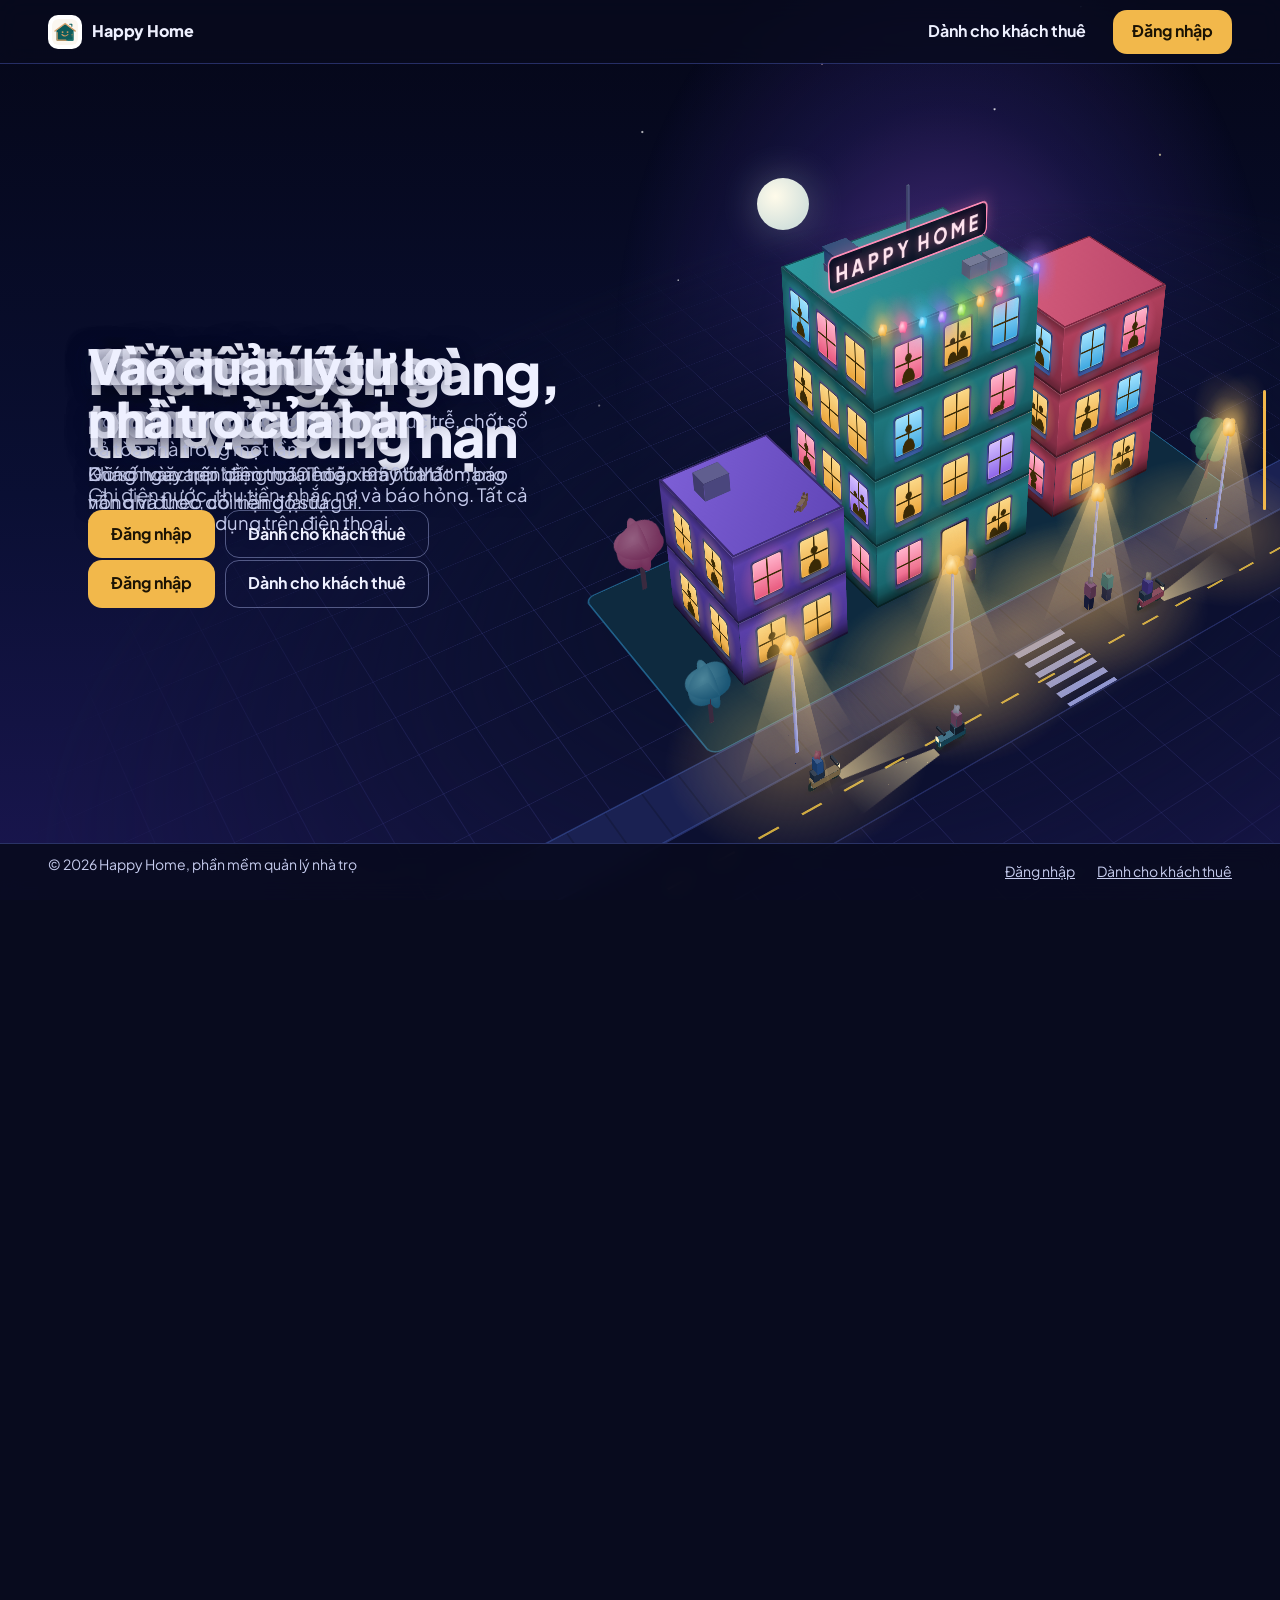
<file: gioi-thieu/index.html>
<!DOCTYPE html>
<html lang="vi">
<head>
  <meta charset="UTF-8">
  <meta name="viewport" content="width=device-width, initial-scale=1.0, viewport-fit=cover">
  <title>Happy Home: quản lý nhà trọ gọn gàng, tiền về đúng hạn</title>
  <meta name="description" content="Ghi điện nước, thu tiền, nhắc nợ và báo hỏng trong một ứng dụng trên điện thoại, dành cho chủ nhà trọ.">
  <meta name="theme-color" content="#080B1E">
  <meta name="color-scheme" content="dark">
  <meta property="og:type" content="website">
  <meta property="og:title" content="Happy Home: quản lý nhà trọ gọn gàng, tiền về đúng hạn">
  <meta property="og:description" content="Ghi điện nước, thu tiền, nhắc nợ và báo hỏng trong một ứng dụng trên điện thoại.">
  <meta property="og:image" content="https://giathinh-anl.github.io/happy-home/assets/icon-512.png">
  <link rel="icon" type="image/svg+xml" href="../assets/logo-icon.svg">
  <link rel="preconnect" href="https://fonts.googleapis.com">
  <link rel="preconnect" href="https://fonts.gstatic.com" crossorigin>
  <link href="https://fonts.googleapis.com/css2?family=Plus+Jakarta+Sans:wght@400..800&display=swap" rel="stylesheet">
  <link rel="stylesheet" href="gioi-thieu.css?v=33">
</head>
<body>
  <header class="nav">
    <a class="brand" href="./" aria-label="Happy Home">
      <img src="../assets/logo-icon.svg" alt="" width="34" height="34">
      <span>Happy Home</span>
    </a>
    <div class="nav-r">
      <a class="btn ghost" href="../tenant-app/">Dành cho khách thuê</a>
      <a class="btn primary" href="../">Đăng nhập</a>
    </div>
  </header>

  <main>
    <section class="scene" id="scene" aria-label="Giới thiệu Happy Home">
      <p class="sr-only">Happy Home giúp chủ nhà trọ ghi điện nước, thu tiền đúng hạn, nhắc nợ, chốt sổ cả tòa nhà trong một lần. Khách thuê vào bằng mã riêng để xem hóa đơn, báo hỏng và theo dõi tiến độ sửa.</p>

      <div class="stage">
        <div class="copy">
          <div class="cap cap-0">
            <h1>Nhà trọ gọn gàng, tiền về đúng hạn</h1>
            <p>Ghi điện nước, thu tiền, nhắc nợ và báo hỏng. Tất cả trong một ứng dụng trên điện thoại.</p>
            <div class="actions">
              <a class="btn primary" href="../">Đăng nhập</a>
              <a class="btn outline" href="../tenant-app/">Dành cho khách thuê</a>
            </div>
          </div>

          <div class="cap cap-1">
            <h2>Ghi điện nước trong vài giây</h2>
            <p>Gõ số hoặc nói “phòng 101 điện 1250”. Mất mạng vẫn ghi được, có mạng lại tự gửi.</p>
          </div>

          <div class="cap cap-2">
            <h2>Tiền về đúng hạn</h2>
            <p>Hóa đơn tự tính, nhắc nợ theo từng mức trễ, chốt sổ cả tòa nhà trong một lần.</p>
          </div>

          <div class="cap cap-3">
            <h2>Khách thuê tự lo phần của mình</h2>
            <p>Khách vào app bằng mã riêng, xem hóa đơn, báo hỏng và theo dõi tiến độ sửa.</p>
          </div>

          <div class="cap cap-4">
            <h2>Vào quản lý nhà trọ của bạn</h2>
            <p>Dùng ngay trên điện thoại hoặc máy tính.</p>
            <div class="actions">
              <a class="btn primary" href="../">Đăng nhập</a>
              <a class="btn outline" href="../tenant-app/">Dành cho khách thuê</a>
            </div>
          </div>
        </div>

        <div class="scene3d" role="img" aria-label="Khu nhà trọ về đêm: các tầng của tòa nhà lần lượt hạ xuống, đèn đường và cửa sổ sáng dần, xe máy chạy qua, khách thuê kéo vali vào cửa, khi bạn cuộn trang">
          <div class="sky" aria-hidden="true"><i class="sun"></i><i class="moon"></i><i class="stars"></i><i class="cloud" style="--x:6%;--y:16%;--w:300px"></i><i class="cloud" style="--x:44%;--y:8%;--w:260px"></i><i class="cloud" style="--x:66%;--y:26%;--w:320px"></i><i class="cloud" style="--x:20%;--y:34%;--w:240px"></i></div>
          <div class="fit"><div class="world"><i class="plane ground"></i><i class="plane plot"></i><i class="plane walk"></i><i class="plane road"></i><i class="plane zebra"></i><div class="tree" style="--x:-340px;--y:-118px;--s:1.0;--lfa:#FF9BC2;--lfb:#C2437F"><i class="trunk tr1"></i><i class="trunk tr2"></i><i class="crown k1"></i><i class="crown k2"></i><i class="crown k3"></i></div><div class="tree" style="--x:-185px;--y:-132px;--s:0.9;--lfa:#5FD6A0;--lfb:#1F8F6B"><i class="trunk tr1"></i><i class="trunk tr2"></i><i class="crown k1"></i><i class="crown k2"></i><i class="crown k3"></i></div><div class="tree" style="--x:170px;--y:-128px;--s:1.0;--lfa:#B79BFF;--lfb:#6B47D6"><i class="trunk tr1"></i><i class="trunk tr2"></i><i class="crown k1"></i><i class="crown k2"></i><i class="crown k3"></i></div><div class="tree" style="--x:335px;--y:-112px;--s:0.95;--lfa:#FF9BC2;--lfb:#C2437F"><i class="trunk tr1"></i><i class="trunk tr2"></i><i class="crown k1"></i><i class="crown k2"></i><i class="crown k3"></i></div><div class="tree" style="--x:-385px;--y:128px;--s:0.85;--lfa:#7FE3F0;--lfb:#1C8FB0"><i class="trunk tr1"></i><i class="trunk tr2"></i><i class="crown k1"></i><i class="crown k2"></i><i class="crown k3"></i></div><div class="tree" style="--x:395px;--y:140px;--s:0.9;--lfa:#5FD6A0;--lfb:#1F8F6B"><i class="trunk tr1"></i><i class="trunk tr2"></i><i class="crown k1"></i><i class="crown k2"></i><i class="crown k3"></i></div><div class="lamp" style="--x:-330px;--y:225px;--i:0"><i class="pole p1"></i><i class="pole p2"></i><i class="pool"></i><i class="cone cn1"></i><i class="cone cn2"></i><div class="bulb lampb" style="--x:0px;--y:0px;--z:140px;--s:22px;"><i class="core c1"></i><i class="core c2"></i><i class="halo h1"></i><i class="halo h2"></i></div></div><div class="lamp" style="--x:-110px;--y:225px;--i:1"><i class="pole p1"></i><i class="pole p2"></i><i class="pool"></i><i class="cone cn1"></i><i class="cone cn2"></i><div class="bulb lampb" style="--x:0px;--y:0px;--z:140px;--s:22px;"><i class="core c1"></i><i class="core c2"></i><i class="halo h1"></i><i class="halo h2"></i></div></div><div class="lamp" style="--x:110px;--y:225px;--i:2"><i class="pole p1"></i><i class="pole p2"></i><i class="pool"></i><i class="cone cn1"></i><i class="cone cn2"></i><div class="bulb lampb" style="--x:0px;--y:0px;--z:140px;--s:22px;"><i class="core c1"></i><i class="core c2"></i><i class="halo h1"></i><i class="halo h2"></i></div></div><div class="lamp" style="--x:330px;--y:225px;--i:3"><i class="pole p1"></i><i class="pole p2"></i><i class="pool"></i><i class="cone cn1"></i><i class="cone cn2"></i><div class="bulb lampb" style="--x:0px;--y:0px;--z:140px;--s:22px;"><i class="core c1"></i><i class="core c2"></i><i class="halo h1"></i><i class="halo h2"></i></div></div><i class="plane spill"></i><div class="bld tower" style="--w:240px;--d:190px;--h:84px;--x:0px;--y:-10px"><i class="plane shadow" style="--a:22;--b:72"></i><div class="floor" style="--z:0px;--a:22;--b:36;--t0:84"><div class="face f-front"><i class="win lc-p" style="--j:0"></i><b class="door"></b><i class="win sil-b" style="--j:1"></i></div><div class="face f-right"><i class="win sil-a lc-c" style="--j:2"></i><i class="win sil-c" style="--j:3"></i><i class="win lc-v" style="--j:4"></i></div><div class="face f-back"><i class="win sil-a lc-p" style="--j:5"></i><i class="win" style="--j:6"></i><i class="win" style="--j:7"></i></div><div class="face f-left"><i class="win sil-a" style="--j:8"></i><i class="win lc-c" style="--j:9"></i><i class="win lc-p" style="--j:10"></i></div><div class="face f-top"></div></div><div class="floor" style="--z:84px;--a:34;--b:48;--t0:96"><div class="face f-front"><i class="win sil-a" style="--j:0"></i><i class="win fl" style="--j:1"><u></u></i><i class="win lc-v" style="--j:2"></i></div><div class="face f-right"><i class="win sil-a" style="--j:3"></i><i class="win sil-b lc-p" style="--j:4"></i><i class="win lc-c" style="--j:5"></i></div><div class="face f-back"><i class="win sil-a" style="--j:6"></i><i class="win sil-d" style="--j:7"></i><i class="win" style="--j:8"></i></div><div class="face f-left"><i class="win sil-a lc-p" style="--j:9"></i><i class="win" style="--j:10"></i><i class="win sil-b lc-v" style="--j:11"></i></div><div class="face f-top"></div></div><div class="floor" style="--z:168px;--a:46;--b:60;--t0:108"><div class="face f-front"><i class="win sil-a lc-c" style="--j:0"></i><i class="win" style="--j:1"></i><i class="win sil-c lc-p" style="--j:2"></i></div><div class="face f-right"><i class="win sil-a" style="--j:3"></i><i class="win" style="--j:4"></i><i class="win" style="--j:5"></i></div><div class="face f-back"><i class="win sil-a" style="--j:6"></i><i class="win lc-p" style="--j:7"></i><i class="win sil-d lc-v" style="--j:8"></i></div><div class="face f-left"><i class="win sil-a" style="--j:9"></i><i class="win" style="--j:10"></i><i class="win" style="--j:11"></i></div><div class="face f-top"></div></div><div class="floor" style="--z:252px;--a:58;--b:72;--t0:120"><div class="face f-front"><i class="win sil-a lc-p" style="--j:0"></i><i class="win sil-b" style="--j:1"></i><i class="win lc-c" style="--j:2"></i></div><div class="face f-right"><i class="win sil-a" style="--j:3"></i><i class="win" style="--j:4"></i><i class="win lc-p" style="--j:5"></i></div><div class="face f-back"><i class="win sil-a" style="--j:6"></i><i class="win" style="--j:7"></i><i class="win sil-b" style="--j:8"></i></div><div class="face f-left"><i class="win sil-a lc-c" style="--j:9"></i><i class="win lc-p" style="--j:10"></i><i class="win" style="--j:11"></i></div><div class="face f-top"></div><b class="mb " style="--l:30px;--w:30px;--h:24px;--x:-68px;--y:-42px;--z:84px;--c:#2E8BE0"><i class="m-f"></i><i class="m-b"></i><i class="m-r"></i><i class="m-l"></i><i class="m-t"></i></b><b class="mb " style="--l:34px;--w:34px;--h:3px;--x:-68px;--y:-42px;--z:108px;--c:#1F6DB8"><i class="m-f"></i><i class="m-b"></i><i class="m-r"></i><i class="m-l"></i><i class="m-t"></i></b><b class="mb " style="--l:8px;--w:8px;--h:8px;--x:-80px;--y:-54px;--z:84px;--c:#6E77C2"><i class="m-f"></i><i class="m-b"></i><i class="m-r"></i><i class="m-l"></i><i class="m-t"></i></b><b class="mb " style="--l:8px;--w:8px;--h:8px;--x:-56px;--y:-54px;--z:84px;--c:#6E77C2"><i class="m-f"></i><i class="m-b"></i><i class="m-r"></i><i class="m-l"></i><i class="m-t"></i></b><b class="mb " style="--l:26px;--w:16px;--h:15px;--x:56px;--y:52px;--z:84px;--c:#D6DCFF"><i class="m-f"></i><i class="m-b"></i><i class="m-r"></i><i class="m-l"></i><i class="m-t"></i></b><b class="mb " style="--l:26px;--w:16px;--h:15px;--x:86px;--y:52px;--z:84px;--c:#D6DCFF"><i class="m-f"></i><i class="m-b"></i><i class="m-r"></i><i class="m-l"></i><i class="m-t"></i></b><b class="mb " style="--l:3px;--w:3px;--h:60px;--x:40px;--y:-60px;--z:84px;--c:#9AA3E6"><i class="m-f"></i><i class="m-b"></i><i class="m-r"></i><i class="m-l"></i><i class="m-t"></i></b></div><i class="ring" style="--z:0px;--r:33"></i><i class="ring" style="--z:84px;--r:45"></i><i class="ring" style="--z:168px;--r:57"></i><i class="ring" style="--z:252px;--r:69"></i></div><div class="bld left" style="--w:150px;--d:170px;--h:84px;--x:-250px;--y:15px"><i class="plane shadow" style="--a:84;--b:110"></i><div class="floor" style="--z:0px;--a:84;--b:98;--t0:132"><div class="face f-front"><i class="win sil-a" style="--j:0"></i><i class="win" style="--j:1"></i></div><div class="face f-right"><i class="win lc-v" style="--j:2"></i><i class="win sil-a lc-p" style="--j:3"></i></div><div class="face f-back"><i class="win lc-c" style="--j:4"></i><i class="win" style="--j:5"></i></div><div class="face f-left"><i class="win sil-a" style="--j:6"></i><i class="win" style="--j:7"></i></div><div class="face f-top"></div></div><div class="floor" style="--z:84px;--a:96;--b:110;--t0:144"><div class="face f-front"><i class="win lc-p" style="--j:0"></i><i class="win sil-a" style="--j:1"></i></div><div class="face f-right"><i class="win sil-b" style="--j:2"></i><i class="win sil-c lc-c" style="--j:3"></i></div><div class="face f-back"><i class="win sil-a" style="--j:4"></i><i class="win lc-p" style="--j:5"></i></div><div class="face f-left"><i class="win" style="--j:6"></i><i class="win sil-a" style="--j:7"></i></div><div class="face f-top"></div><b class="mb " style="--l:34px;--w:26px;--h:22px;--x:-34px;--y:-30px;--z:84px;--c:#9C8FEA"><i class="m-f"></i><i class="m-b"></i><i class="m-r"></i><i class="m-l"></i><i class="m-t"></i></b><div class="cat" style="--x:34px;--y:58px"><b class="mb " style="--l:14px;--w:6px;--h:7px;--x:0px;--y:0px;--z:0px;--c:#E8A34B"><i class="m-f"></i><i class="m-b"></i><i class="m-r"></i><i class="m-l"></i><i class="m-t"></i></b><b class="mb " style="--l:6px;--w:6px;--h:6px;--x:9px;--y:0px;--z:3px;--c:#E8A34B"><i class="m-f"></i><i class="m-b"></i><i class="m-r"></i><i class="m-l"></i><i class="m-t"></i></b><b class="mb " style="--l:2px;--w:2px;--h:3px;--x:10px;--y:-2px;--z:9px;--c:#C9822B"><i class="m-f"></i><i class="m-b"></i><i class="m-r"></i><i class="m-l"></i><i class="m-t"></i></b><b class="mb " style="--l:2px;--w:2px;--h:3px;--x:10px;--y:2px;--z:9px;--c:#C9822B"><i class="m-f"></i><i class="m-b"></i><i class="m-r"></i><i class="m-l"></i><i class="m-t"></i></b><b class="mb " style="--l:10px;--w:2px;--h:2px;--x:-11px;--y:0px;--z:4px;--c:#C9822B"><i class="m-f"></i><i class="m-b"></i><i class="m-r"></i><i class="m-l"></i><i class="m-t"></i></b></div></div><i class="ring" style="--z:0px;--r:95"></i><i class="ring" style="--z:84px;--r:107"></i></div><div class="bld right" style="--w:170px;--d:150px;--h:84px;--x:255px;--y:5px"><i class="plane shadow" style="--a:92;--b:130"></i><div class="floor" style="--z:0px;--a:92;--b:106;--t0:140"><div class="face f-front"><i class="win" style="--j:0"></i><i class="win sil-b" style="--j:1"></i></div><div class="face f-right"><i class="win sil-a lc-p" style="--j:2"></i><i class="win" style="--j:3"></i></div><div class="face f-back"><i class="win lc-v" style="--j:4"></i><i class="win sil-a" style="--j:5"></i></div><div class="face f-left"><i class="win sil-c" style="--j:6"></i><i class="win sil-d lc-p" style="--j:7"></i></div><div class="face f-top"></div></div><div class="floor" style="--z:84px;--a:104;--b:118;--t0:152"><div class="face f-front"><i class="win sil-a" style="--j:0"></i><i class="win lc-c" style="--j:1"></i></div><div class="face f-right"><i class="win" style="--j:2"></i><i class="win sil-a" style="--j:3"></i></div><div class="face f-back"><i class="win lc-p" style="--j:4"></i><i class="win lc-v" style="--j:5"></i></div><div class="face f-left"><i class="win sil-a" style="--j:6"></i><i class="win sil-b" style="--j:7"></i></div><div class="face f-top"></div></div><div class="floor" style="--z:168px;--a:116;--b:130;--t0:164"><div class="face f-front"><i class="win lc-c" style="--j:0"></i><i class="win sil-a lc-p" style="--j:1"></i></div><div class="face f-right"><i class="win" style="--j:2"></i><i class="win" style="--j:3"></i></div><div class="face f-back"><i class="win sil-a" style="--j:4"></i><i class="win" style="--j:5"></i></div><div class="face f-left"><i class="win sil-b lc-p" style="--j:6"></i><i class="win sil-a lc-c" style="--j:7"></i></div><div class="face f-top"></div></div><i class="ring" style="--z:0px;--r:103"></i><i class="ring" style="--z:84px;--r:115"></i><i class="ring" style="--z:168px;--r:127"></i></div><div class="bulb fest bc-a" style="--x:-110.0px;--y:91px;--z:346.0px;--s:12px;--j:0"><i class="core c1"></i><i class="core c2"></i><i class="halo h1"></i><i class="halo h2"></i></div><div class="bulb fest bc-p" style="--x:-82.5px;--y:91px;--z:340.3px;--s:12px;--j:1"><i class="core c1"></i><i class="core c2"></i><i class="halo h1"></i><i class="halo h2"></i></div><div class="bulb fest bc-c" style="--x:-55.0px;--y:91px;--z:336.2px;--s:12px;--j:2"><i class="core c1"></i><i class="core c2"></i><i class="halo h1"></i><i class="halo h2"></i></div><div class="bulb fest bc-v" style="--x:-27.5px;--y:91px;--z:333.8px;--s:12px;--j:3"><i class="core c1"></i><i class="core c2"></i><i class="halo h1"></i><i class="halo h2"></i></div><div class="bulb fest bc-l" style="--x:0.0px;--y:91px;--z:333.0px;--s:12px;--j:4"><i class="core c1"></i><i class="core c2"></i><i class="halo h1"></i><i class="halo h2"></i></div><div class="bulb fest bc-a" style="--x:27.5px;--y:91px;--z:333.8px;--s:12px;--j:5"><i class="core c1"></i><i class="core c2"></i><i class="halo h1"></i><i class="halo h2"></i></div><div class="bulb fest bc-p" style="--x:55.0px;--y:91px;--z:336.2px;--s:12px;--j:6"><i class="core c1"></i><i class="core c2"></i><i class="halo h1"></i><i class="halo h2"></i></div><div class="bulb fest bc-c" style="--x:82.5px;--y:91px;--z:340.3px;--s:12px;--j:7"><i class="core c1"></i><i class="core c2"></i><i class="halo h1"></i><i class="halo h2"></i></div><div class="bulb fest bc-v" style="--x:110.0px;--y:91px;--z:346.0px;--s:12px;--j:8"><i class="core c1"></i><i class="core c2"></i><i class="halo h1"></i><i class="halo h2"></i></div><div class="sign" style="--y:-10px;--z:362px">HAPPY HOME</div><div class="scoot" style="--y:282px;--rot:0deg;--x0:-820px;--x1:820px;--xs:160px;--a:104;--b:190"><i class="wheel" style="--x:15px"></i><i class="wheel" style="--x:-15px"></i><b class="mb " style="--l:36px;--w:9px;--h:7px;--x:0px;--y:0px;--z:8px;--c:#FF5A6A"><i class="m-f"></i><i class="m-b"></i><i class="m-r"></i><i class="m-l"></i><i class="m-t"></i></b><b class="mb " style="--l:14px;--w:9px;--h:10px;--x:-9px;--y:0px;--z:14px;--c:#34505A"><i class="m-f"></i><i class="m-b"></i><i class="m-r"></i><i class="m-l"></i><i class="m-t"></i></b><b class="mb " style="--l:8px;--w:11px;--h:15px;--x:-8px;--y:0px;--z:24px;--c:#7B5BE0"><i class="m-f"></i><i class="m-b"></i><i class="m-r"></i><i class="m-l"></i><i class="m-t"></i></b><i class="dk dk1" style="--x:-7px;--y:0px;--z:44px;--s:10px;--c:#FFE27A"></i><i class="dk dk2" style="--x:-7px;--y:0px;--z:44px;--s:10px;--c:#FFE27A"></i><b class="mb " style="--l:3px;--w:14px;--h:3px;--x:14px;--y:0px;--z:24px;--c:#2D3B3A"><i class="m-f"></i><i class="m-b"></i><i class="m-r"></i><i class="m-l"></i><i class="m-t"></i></b><i class="hl"></i><i class="beam"></i></div><div class="scoot" style="--y:318px;--rot:180deg;--x0:820px;--x1:-820px;--xs:-180px;--a:144;--b:244"><i class="wheel" style="--x:15px"></i><i class="wheel" style="--x:-15px"></i><b class="mb " style="--l:36px;--w:9px;--h:7px;--x:0px;--y:0px;--z:8px;--c:#2EC4D6"><i class="m-f"></i><i class="m-b"></i><i class="m-r"></i><i class="m-l"></i><i class="m-t"></i></b><b class="mb " style="--l:14px;--w:9px;--h:10px;--x:-9px;--y:0px;--z:14px;--c:#34505A"><i class="m-f"></i><i class="m-b"></i><i class="m-r"></i><i class="m-l"></i><i class="m-t"></i></b><b class="mb " style="--l:8px;--w:11px;--h:15px;--x:-8px;--y:0px;--z:24px;--c:#FF8FB8"><i class="m-f"></i><i class="m-b"></i><i class="m-r"></i><i class="m-l"></i><i class="m-t"></i></b><i class="dk dk1" style="--x:-7px;--y:0px;--z:44px;--s:10px;--c:#FFFFFF"></i><i class="dk dk2" style="--x:-7px;--y:0px;--z:44px;--s:10px;--c:#FFFFFF"></i><b class="mb " style="--l:3px;--w:14px;--h:3px;--x:14px;--y:0px;--z:24px;--c:#2D3B3A"><i class="m-f"></i><i class="m-b"></i><i class="m-r"></i><i class="m-l"></i><i class="m-t"></i></b><i class="hl"></i><i class="beam"></i></div><div class="scoot" style="--y:282px;--rot:0deg;--x0:-820px;--x1:820px;--xs:-330px;--a:196;--b:292"><i class="wheel" style="--x:15px"></i><i class="wheel" style="--x:-15px"></i><b class="mb " style="--l:36px;--w:9px;--h:7px;--x:0px;--y:0px;--z:8px;--c:#FFC83D"><i class="m-f"></i><i class="m-b"></i><i class="m-r"></i><i class="m-l"></i><i class="m-t"></i></b><b class="mb " style="--l:14px;--w:9px;--h:10px;--x:-9px;--y:0px;--z:14px;--c:#34505A"><i class="m-f"></i><i class="m-b"></i><i class="m-r"></i><i class="m-l"></i><i class="m-t"></i></b><b class="mb " style="--l:8px;--w:11px;--h:15px;--x:-8px;--y:0px;--z:24px;--c:#2E8BE0"><i class="m-f"></i><i class="m-b"></i><i class="m-r"></i><i class="m-l"></i><i class="m-t"></i></b><i class="dk dk1" style="--x:-7px;--y:0px;--z:44px;--s:10px;--c:#FF5A6A"></i><i class="dk dk2" style="--x:-7px;--y:0px;--z:44px;--s:10px;--c:#FF5A6A"></i><b class="mb " style="--l:3px;--w:14px;--h:3px;--x:14px;--y:0px;--z:24px;--c:#2D3B3A"><i class="m-f"></i><i class="m-b"></i><i class="m-r"></i><i class="m-l"></i><i class="m-t"></i></b><i class="hl"></i><i class="beam"></i></div><div class="ppl " style="--x:96px;--y:240px;--rot:180deg;"><b class="mb " style="--l:8px;--w:9px;--h:17px;--x:0px;--y:0px;--z:0px;--c:#34406E"><i class="m-f"></i><i class="m-b"></i><i class="m-r"></i><i class="m-l"></i><i class="m-t"></i></b><b class="mb " style="--l:9px;--w:12px;--h:16px;--x:0px;--y:0px;--z:17px;--c:#FF8FB8"><i class="m-f"></i><i class="m-b"></i><i class="m-r"></i><i class="m-l"></i><i class="m-t"></i></b><i class="dk dk1" style="--x:0px;--y:0px;--z:38px;--s:9px;--c:#E5B48F"></i><i class="dk dk2" style="--x:0px;--y:0px;--z:38px;--s:9px;--c:#E5B48F"></i><i class="plane psh"></i></div><div class="ppl " style="--x:124px;--y:240px;--rot:0deg;"><b class="mb " style="--l:8px;--w:9px;--h:17px;--x:0px;--y:0px;--z:0px;--c:#2D3358"><i class="m-f"></i><i class="m-b"></i><i class="m-r"></i><i class="m-l"></i><i class="m-t"></i></b><b class="mb " style="--l:9px;--w:12px;--h:16px;--x:0px;--y:0px;--z:17px;--c:#6EE0C0"><i class="m-f"></i><i class="m-b"></i><i class="m-r"></i><i class="m-l"></i><i class="m-t"></i></b><i class="dk dk1" style="--x:0px;--y:0px;--z:38px;--s:9px;--c:#C98B62"></i><i class="dk dk2" style="--x:0px;--y:0px;--z:38px;--s:9px;--c:#C98B62"></i><i class="plane psh"></i></div><div class="ppl tenant" style="--x:6px;--y:112px;--rot:-90deg;--x0:-110px;--y0:268px;--x1:6px;--y1:112px"><b class="mb " style="--l:8px;--w:9px;--h:17px;--x:0px;--y:0px;--z:0px;--c:#34406E"><i class="m-f"></i><i class="m-b"></i><i class="m-r"></i><i class="m-l"></i><i class="m-t"></i></b><b class="mb " style="--l:9px;--w:12px;--h:16px;--x:0px;--y:0px;--z:17px;--c:#7B5BE0"><i class="m-f"></i><i class="m-b"></i><i class="m-r"></i><i class="m-l"></i><i class="m-t"></i></b><i class="dk dk1" style="--x:0px;--y:0px;--z:38px;--s:9px;--c:#E5B48F"></i><i class="dk dk2" style="--x:0px;--y:0px;--z:38px;--s:9px;--c:#E5B48F"></i><b class="mb " style="--l:11px;--w:5px;--h:15px;--x:9px;--y:9px;--z:0px;--c:#F2B84B"><i class="m-f"></i><i class="m-b"></i><i class="m-r"></i><i class="m-l"></i><i class="m-t"></i></b><i class="plane psh"></i></div></div></div>
        </div>

        <div class="rail" aria-hidden="true"><i></i></div>
      </div>
    </section>
  </main>

  <footer class="foot">
    <span>© 2026 Happy Home, phần mềm quản lý nhà trọ</span>
    <nav aria-label="Liên kết">
      <a href="../">Đăng nhập</a>
      <a href="../tenant-app/">Dành cho khách thuê</a>
    </nav>
  </footer>
</body>
</html>
</file>
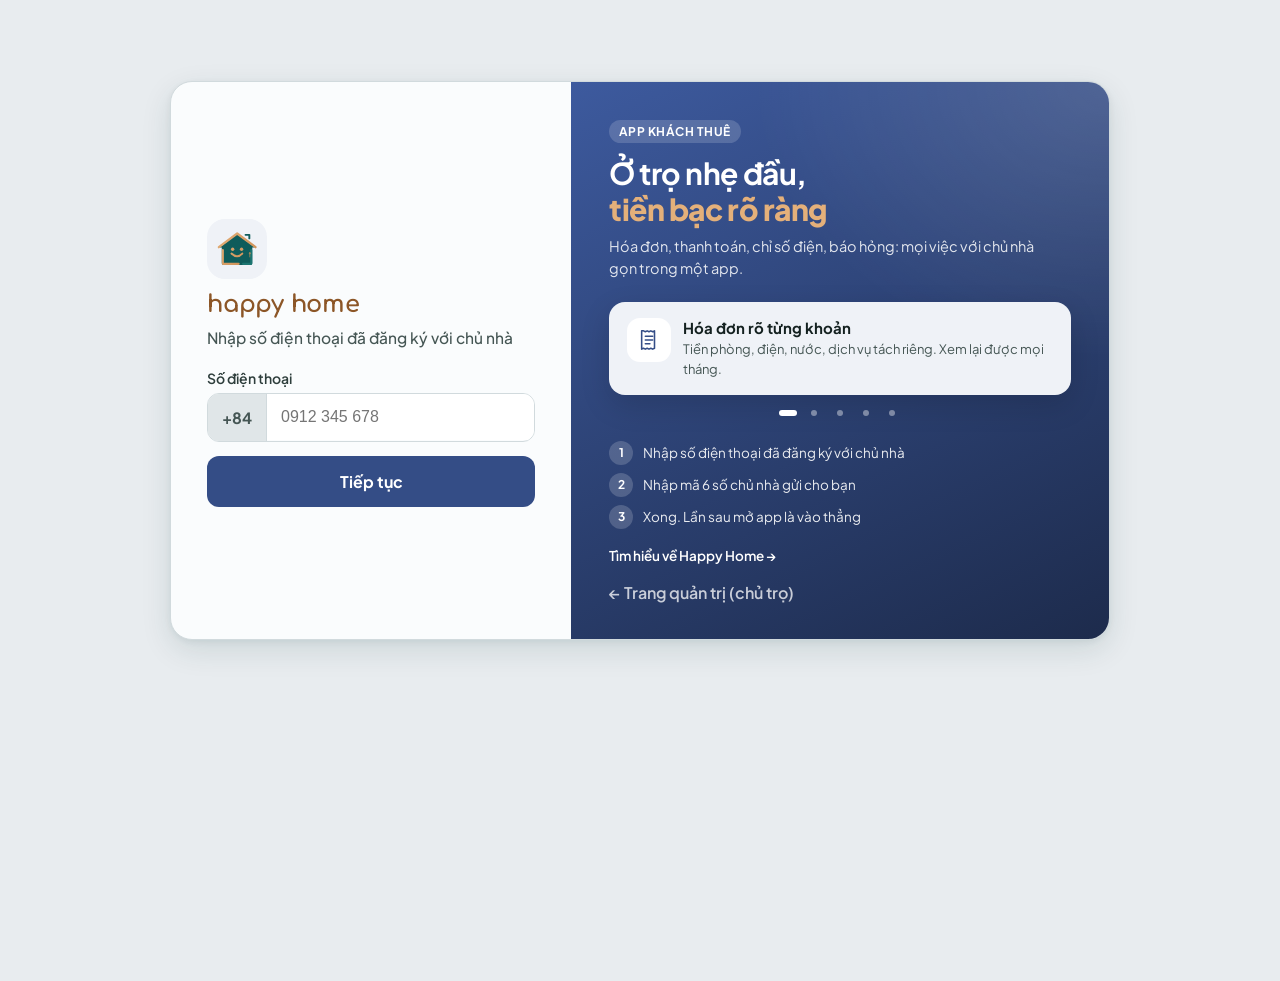
<file: tenant-app/index.html>
<!DOCTYPE html>
<html lang="vi">
<head>
  <meta charset="UTF-8">
  <meta name="viewport" content="width=device-width, initial-scale=1.0, viewport-fit=cover">
  <title>Happy Home — Khách thuê</title>
  <meta name="description" content="Ứng dụng khách thuê Happy Home">
  <meta name="theme-color" content="#FDFEFE" media="(prefers-color-scheme: light)">
  <meta name="theme-color" content="#142120" media="(prefers-color-scheme: dark)">
  <meta name="color-scheme" content="light dark">
  <script>try { var th = localStorage.getItem("hh_theme"); if (th === "dark" || th === "light") document.documentElement.setAttribute("data-theme", th); } catch (e) {}</script>
  <meta name="apple-mobile-web-app-capable" content="yes">
  <meta name="apple-mobile-web-app-status-bar-style" content="default">
  <meta name="apple-mobile-web-app-title" content="Happy Home">
  <link rel="manifest" href="manifest.webmanifest">
  <link rel="icon" type="image/svg+xml" href="../assets/logo-icon.svg">
  <link rel="icon" type="image/png" sizes="192x192" href="../assets/icon-192.png">
  <link rel="apple-touch-icon" href="../assets/apple-touch-icon.png">
  <link rel="preconnect" href="https://fonts.googleapis.com">
  <link rel="preconnect" href="https://fonts.gstatic.com" crossorigin>
  <!-- Phông chữ tải song song, KHÔNG chặn vẽ trang: mạng chậm thì hiện ngay bằng phông máy rồi đổi sang phông đẹp khi tải xong -->
  <link href="https://fonts.googleapis.com/css2?family=Plus+Jakarta+Sans:wght@400..800&family=JetBrains+Mono:wght@400;500&display=swap" rel="stylesheet" media="print" onload="this.media='all'">
  <link href="https://fonts.googleapis.com/css2?family=Comfortaa:wght@700&text=happyome%20&display=swap" rel="stylesheet" media="print" onload="this.media='all'">
  <noscript><link href="https://fonts.googleapis.com/css2?family=Plus+Jakarta+Sans:wght@400..800&family=JetBrains+Mono:wght@400;500&display=swap" rel="stylesheet"></noscript>
  <link rel="stylesheet" href="../css/tokens.css?v=40">
  <link rel="stylesheet" href="css/tenant.css?v=56">
</head>
<body>
  <div id="tapp"></div>
  <div class="t-toast-zone" id="ttoast"></div>

  <script>window.HH = window.HH || {};</script>
  <script src="../js/icons.js?v=41"></script>
  <script src="../js/motion.js?v=40"></script>
  <script src="../js/nlu.js?v=40"></script>
  <script src="../js/gemini.js?v=42"></script>
  <script src="../js/split.js?v=40"></script>
  <script src="../js/dates.js?v=40"></script>
  <script src="../js/bank-info.js?v=41"></script>
  <script src="../js/chat-photos.js?v=47"></script>
  <script src="../js/seasons.js?v=3"></script>
  <script src="../js/birthday.js?v=1"></script>
  <script src="../js/voice.js?v=1"></script>
  <script src="../js/progress.js?v=40"></script>
  <script src="js/helpers.js?v=46"></script>
  <script src="js/season-ui.js?v=4"></script>
  <script src="js/tour.js?v=1"></script>
  <script>try { HH.seasonUI.init(); } catch (e) { console.info('Giao diện theo mùa không chạy:', e && e.message); }</script>
  <!-- Cấu hình máy chủ: dùng chung js/config.js của web quản trị (bản trên mạng không có tenant-app/js/config.js riêng, trước đây thẻ đó luôn lỗi 404) -->
  <script src="../js/config.js?v=41" onerror="console.info('Chưa có js/config.js')"></script>
  <!-- Gọi hàm máy chủ: tệp nhỏ cùng chỗ với app, thay thư viện supabase-js (~50 KB) tải từ CDN -->
  <script src="js/rpc-lite.js?v=1"></script>
  <script src="js/tenant.js?v=57"></script>
  <script>
    // PWA: cho phép cài về màn hình chính (chỉ chạy khi mở qua http/https)
    if ('serviceWorker' in navigator && location.protocol.startsWith('http')) {
      window.addEventListener('load', function () {
        navigator.serviceWorker.register('sw.js').catch(function (e) { console.info('SW không đăng ký được:', e && e.message); });
      });
    }
  </script>
</body>
</html>
</file>
<file: gioi-thieu/gioi-thieu.css>
/* Trang giới thiệu có hiệu ứng cuộn (gioi-thieu/): khu nhà trọ nhiều màu, trời đi từ sáng qua chiều tới tối, dựng bằng CSS 3D.
   Không dùng thư viện, không JavaScript, không ảnh: cảnh dựng bằng CSS (transform-style: preserve-3d), hiệu ứng chạy bằng
   CSS scroll-driven animations (animation-timeline: scroll()). index.html và các dòng màu của từng tòa do script sinh ra.
   Mọi màu của cảnh pha theo MỘT số --n (0 là ban ngày, 0,5 là hoàng hôn, 1 là ban đêm), khai báo bằng @property và chạy theo cuộn.
   Trình duyệt chưa hỗ trợ, hoặc người dùng bật "giảm chuyển động", sẽ thấy cảnh ban đêm đã dựng xong (--n bằng 1) và chữ xếp dọc.
   Mỗi tòa một màu (xanh ngọc, tím, san hô); đèn trong phòng phần lớn vàng ấm, số khác hồng, xanh ti vi, tím; nút đăng nhập vẫn là vàng đèn (--accent).
   Bo góc: nút 14px, khối nhỏ 4 đến 8px.
   Lưu ý: không đặt opacity lên phần tử đang có preserve-3d (sẽ làm phẳng cảnh 3D), nên các tầng dùng visibility. */
@property --n { syntax: '<number>'; inherits: true; initial-value: 0; }

* { box-sizing: border-box; }
:root {
  color-scheme: dark;
  --bg: #080B1E; --line: #2A3366; --ink: #EEF0FF; --ink-2: #C6CCEE;
  --accent: #F2B84B; --accent-ink: #1B1304; --r-btn: 14px;
  --sv: 1.7svh; /* 1 đơn vị cuộn của cảnh: đổi số này để kéo dài hoặc rút ngắn cả trang */
}
html { -webkit-text-size-adjust: 100%; }
body {
  margin: 0; background: var(--bg); color: var(--ink);
  font-family: 'Plus Jakarta Sans', system-ui, -apple-system, 'Segoe UI', sans-serif; font-size: 16px; line-height: 1.55;
}
a { color: inherit; }
:focus-visible { outline: 3px solid var(--accent); outline-offset: 3px; border-radius: 6px; }
.sr-only { position: absolute; width: 1px; height: 1px; margin: -1px; overflow: hidden; clip: rect(0 0 0 0); white-space: nowrap; }

/* Thanh trên cùng, một dòng, cao 64px */
.nav {
  position: fixed; inset: 0 0 auto 0; z-index: 20; height: 64px; display: flex; align-items: center; justify-content: space-between;
  padding: 0 clamp(16px, 4vw, 48px); background: rgba(8, 11, 30, .78); border-bottom: 1px solid rgba(60, 72, 150, .6);
  backdrop-filter: blur(12px); -webkit-backdrop-filter: blur(12px);
}
.brand { display: flex; align-items: center; gap: 10px; font-weight: 800; letter-spacing: -.01em; text-decoration: none; }
.brand img { width: 34px; height: 34px; border-radius: 10px; background: #fff; padding: 4px; }
.nav-r { display: flex; align-items: center; gap: 8px; }

.btn {
  display: inline-flex; align-items: center; justify-content: center; min-height: 48px; padding: 0 22px; border-radius: var(--r-btn);
  font: inherit; font-weight: 700; text-decoration: none; white-space: nowrap; border: 1px solid transparent;
  transition: transform .15s ease, filter .15s ease, background-color .15s ease;
}
.btn:active { transform: translateY(1px) scale(.98); }
.btn.primary { background: var(--accent); color: var(--accent-ink); }
.btn.primary:hover { filter: brightness(1.06); }
.btn.outline, .btn.ghost { border-color: rgba(190, 200, 255, .4); color: var(--ink); }
.btn.outline:hover, .btn.ghost:hover { background: rgba(190, 200, 255, .12); }
.btn.ghost { border-color: transparent; }
.nav .btn { min-height: 44px; padding: 0 18px; }
@media (max-width: 639px) { .nav .ghost { display: none; } }

/* ===== Bản tĩnh (mặc định): cảnh ban đêm đã dựng xong, hai cột trên máy tính, một cột trên điện thoại ===== */
.stage {
  --n: 1;
  --n2: clamp(0, calc(var(--n) * 2), 1);                    /* nửa đầu: ngày sang chiều */
  --n3: clamp(0, calc(var(--n) * 2 - 1), 1);                /* nửa sau: chiều sang đêm */
  --m2: calc(var(--n2) * 100%);
  --m3: calc(var(--n3) * 100%);
  --ng: clamp(0, calc((var(--n) - .35) * 2.2), 1);          /* độ sáng của đèn: tắt khi trời sáng, bật dần từ chiều */
  --sc: color-mix(in oklab, #3A2A06 calc(var(--ng) * 100%), transparent);   /* song cửa và bóng người trong ô sáng */
  --sign-bg: color-mix(in oklab, rgba(8, 11, 30, .92) calc(var(--ng) * 100%), #FFFFFF);   /* bảng hiệu: tối ban đêm, trắng ban ngày */
  --sign-ink: color-mix(in oklab, #FFE3EE calc(var(--ng) * 100%), #C2305F);
  --sign-line: color-mix(in oklab, #FF8FB8 calc(var(--ng) * 100%), #E0527F);
  --sk1: color-mix(in oklab, #050718 var(--m3), color-mix(in oklab, #3E2A86 var(--m2), #2B6FD6));
  --sk2: color-mix(in oklab, #0A0F33 var(--m3), color-mix(in oklab, #C94A84 var(--m2), #5FA8F0));
  --sk3: color-mix(in oklab, #1A1650 var(--m3), color-mix(in oklab, #FFB06B var(--m2), #BFE2FF));
  --c-ground: color-mix(in oklab, #0A0F2C var(--m3), color-mix(in oklab, #B58FC8 var(--m2), #BFE4EC));
  --c-grid: color-mix(in oklab, rgba(120, 120, 245, .22) var(--m3), color-mix(in oklab, rgba(130, 80, 170, .3) var(--m2), rgba(60, 110, 170, .26)));
  --c-plot: color-mix(in oklab, #0E2A3F var(--m3), color-mix(in oklab, #8BA878 var(--m2), #7FD08F));
  --c-plot-e: color-mix(in oklab, #20608A var(--m3), color-mix(in oklab, #6F8D6A var(--m2), #4FB36A));
  --c-walk: color-mix(in oklab, #1A2152 var(--m3), color-mix(in oklab, #AB9CC4 var(--m2), #DAD6EC));
  --c-walk-e: color-mix(in oklab, #2A3A7A var(--m3), color-mix(in oklab, #8070A4 var(--m2), #B9B3D6));
  --c-road: color-mix(in oklab, #0C1030 var(--m3), color-mix(in oklab, #4D4770 var(--m2), #5B6585));
  --c-road-e: color-mix(in oklab, #232B63 var(--m3), color-mix(in oklab, #383254 var(--m2), #454E70));
  --c-dash: color-mix(in oklab, #C9A63C var(--m3), color-mix(in oklab, #F5C86A var(--m2), #FFE27A));
  --c-zebra: color-mix(in oklab, #9BA4E8 var(--m3), color-mix(in oklab, #EAD9F2 var(--m2), #F6F8FF));
  --c-trunk: color-mix(in oklab, #3A2A3F var(--m3), color-mix(in oklab, #6D4F5E var(--m2), #8A6A5A));
  --gw-a: color-mix(in oklab, #18265C var(--m3), color-mix(in oklab, #A29FBE var(--m2), #9FD2FF));
  --gw-b: color-mix(in oklab, #111B44 var(--m3), color-mix(in oklab, #878EB5 var(--m2), #6FB4F0));
  --gw-e: color-mix(in oklab, #2B3B80 var(--m3), color-mix(in oklab, #CAB1BE var(--m2), #E6F2FF));
  --gw-s: color-mix(in oklab, #33478F var(--m3), color-mix(in oklab, #D2B6BE var(--m2), #F5FAFF));
  --c-door: color-mix(in oklab, #0E1438 var(--m3), color-mix(in oklab, #8D6696 var(--m2), #7A6BB8));
  --sunA: color-mix(in oklab, #FFE0B0 var(--m3), color-mix(in oklab, #FFD29A var(--m2), #FFFBE0));
  --sunB: color-mix(in oklab, #FFB070 var(--m3), color-mix(in oklab, #FF8A4C var(--m2), #FFE585));
  --cl-c: color-mix(in oklab, #FFFFFF var(--m3), color-mix(in oklab, #FFC9DD var(--m2), #FFFFFF));
  --scrim: linear-gradient(180deg, rgba(8, 14, 44, calc(.55 * (1 - var(--n3)))), transparent 55%);
  display: grid; gap: 24px; align-items: center; margin: 0; padding: 100px 20px 48px;
  background: var(--scrim), linear-gradient(180deg, var(--sk1), var(--sk2) 55%, var(--sk3));
}
@media (min-width: 900px) {
  .stage { --scrim: linear-gradient(90deg, rgba(8, 14, 44, calc(.55 * (1 - var(--n3)))), transparent 52%);
    grid-template-columns: minmax(0, 1fr) minmax(0, 1.05fr); padding: 112px max(48px, calc((100% - 1200px) / 2 + 48px)) 72px; min-height: 100svh; }
}
.copy { display: grid; gap: 48px; }
.cap h1, .cap h2 { margin: 0 0 14px; font-weight: 800; letter-spacing: -.03em; line-height: 1.1; text-wrap: balance; text-shadow: 0 2px 22px rgba(8, 14, 44, .5); }
.cap h1 { font-size: clamp(2.1rem, 5vw, 3.6rem); }
.cap h2 { font-size: clamp(1.8rem, 4.2vw, 3rem); }
.cap p { margin: 0 0 22px; max-width: 46ch; color: var(--ink-2); font-size: clamp(1rem, 1.5vw, 1.15rem); text-shadow: 0 1px 14px rgba(8, 14, 44, .55); }
.cap > :last-child { margin-bottom: 0; }
.actions { display: flex; flex-wrap: wrap; gap: 10px; }
.cap-4 { display: none; }
.rail { display: none; }

.scene3d { position: relative; width: 100%; height: min(540px, 72svh); perspective: 1800px; perspective-origin: 50% 38%; --fit: .52; }
@media (max-width: 899px) { .fit { top: 50% !important; } }
@media (max-width: 899px) and (max-height: 640px) { .scene3d { --fit: .4; } .fit { top: 62% !important; } }
@media (min-width: 640px) { .scene3d { --fit: .7; } }
@media (min-width: 900px) { .scene3d { --fit: .78; height: min(80svh, 700px); } .cap p { max-width: 34ch; } }
@media (min-width: 1200px) { .scene3d { --fit: .92; } }
.fit { position: absolute; left: 50%; top: 58%; width: 0; height: 0; transform-style: preserve-3d; transform: scale(var(--fit)); }
.world { position: absolute; left: 0; top: 0; width: 0; height: 0; transform-style: preserve-3d; transform: rotateX(54deg) rotateZ(-36deg) scale(.82); }
.world i, .world b, .world u { display: block; }

/* Bầu trời (phẳng, nằm sau cảnh 3D): quầng tím ban đêm, mặt trời lặn, trăng lên, sao hiện ra, mây ban ngày */
.sky { position: absolute; inset: -25% -15%; pointer-events: none; container-type: inline-size;
  background: radial-gradient(closest-side at 54% 40%, rgba(160, 90, 235, calc(.5 * var(--n3))), rgba(70, 50, 160, calc(.26 * var(--n3))) 56%, transparent); }
.sky i { display: block; position: absolute; }
.sun {
  right: 10%; top: 20%; width: 118px; height: 118px; border-radius: 50%; background: radial-gradient(circle, var(--sunA) 0 30%, var(--sunB) 55%, transparent 72%);
  transform: translate(calc(var(--n) * -70px), calc(var(--n) * 260px)); opacity: clamp(0, calc(1.7 - var(--n) * 1.9), 1);
}
.moon {
  left: 28%; top: 24%; width: 52px; height: 52px; border-radius: 50%; background: radial-gradient(circle at 35% 35%, #FFFBEA, #D5E2DD 70%);
  box-shadow: 0 0 40px rgba(220, 235, 230, .3); transform: translateY(calc((1 - var(--n)) * 150px)); opacity: clamp(0, calc(var(--n) * 2.4 - 1.1), 1);
}
.stars {
  inset: 0; opacity: clamp(0, calc(var(--n) * 2.6 - 1.5), 1);
  background:
    radial-gradient(1.6px 1.6px at 12% 20%, #fff, transparent), radial-gradient(1.2px 1.2px at 22% 8%, #fff, transparent),
    radial-gradient(1.6px 1.6px at 37% 14%, #FFD1E6, transparent), radial-gradient(1.2px 1.2px at 48% 6%, #fff, transparent),
    radial-gradient(1.6px 1.6px at 61% 18%, #fff, transparent), radial-gradient(1.2px 1.2px at 73% 9%, #BFE9FF, transparent),
    radial-gradient(1.6px 1.6px at 84% 22%, #FFF2B8, transparent), radial-gradient(1.2px 1.2px at 91% 12%, #fff, transparent),
    radial-gradient(1.2px 1.2px at 17% 33%, #fff, transparent), radial-gradient(1.2px 1.2px at 55% 30%, #CDBBFF, transparent),
    radial-gradient(1.2px 1.2px at 80% 36%, #fff, transparent), radial-gradient(1.6px 1.6px at 6% 44%, #fff, transparent);
}
.cloud { left: var(--x); top: var(--y); width: var(--w); height: 90px; filter: blur(7px); background: radial-gradient(closest-side, color-mix(in oklab, var(--cl-c) calc((1 - var(--n3)) * 78%), transparent), transparent); }
.cloud::after { content: ''; position: absolute; left: 30%; top: -32%; width: 56%; height: 124%; background: radial-gradient(closest-side, color-mix(in oklab, var(--cl-c) calc((1 - var(--n3)) * 68%), transparent), transparent); }

/* Mặt phẳng nằm trên mặt đất */
.plane { position: absolute; }
.ground {
  left: -1100px; top: -800px; width: 2200px; height: 1600px; transform: translateZ(-3px); background-color: var(--c-ground);
  background-image: linear-gradient(var(--c-grid) 1px, transparent 1px), linear-gradient(90deg, var(--c-grid) 1px, transparent 1px);
  background-size: 70px 70px; -webkit-mask-image: radial-gradient(closest-side, #000 30%, transparent 100%); mask-image: radial-gradient(closest-side, #000 30%, transparent 100%);
}
.plot { left: -410px; top: -150px; width: 820px; height: 320px; transform: translateZ(-2px); background: var(--c-plot); border: 2px solid var(--c-plot-e); border-radius: 14px; }
.walk {
  left: -1100px; top: 170px; width: 2200px; height: 76px; transform: translateZ(-1.8px); border-block: 2px solid var(--c-walk-e); background: var(--c-walk);
  background-image: repeating-linear-gradient(90deg, rgba(0, 0, 0, .18) 0 2px, transparent 2px 46px);
  -webkit-mask-image: linear-gradient(90deg, transparent, #000 22%, #000 78%, transparent); mask-image: linear-gradient(90deg, transparent, #000 22%, #000 78%, transparent);
}
.road {
  left: -1100px; top: 245px; width: 2200px; height: 110px; transform: translateZ(-2px); background: var(--c-road);
  border-block: 2px solid var(--c-road-e); -webkit-mask-image: linear-gradient(90deg, transparent, #000 22%, #000 78%, transparent); mask-image: linear-gradient(90deg, transparent, #000 22%, #000 78%, transparent);
}
.road::after { content: ''; position: absolute; left: 0; right: 0; top: calc(50% - 1.5px); height: 3px; background: repeating-linear-gradient(90deg, var(--c-dash) 0 26px, transparent 26px 56px); }
.zebra { left: -30px; top: 247px; width: 74px; height: 106px; transform: translateZ(-1.7px); background: repeating-linear-gradient(180deg, var(--c-zebra) 0 9px, transparent 9px 20px); opacity: .9; }
.spill { left: -300px; top: 70px; width: 600px; height: 300px; transform: translateZ(.3px); background: radial-gradient(closest-side, rgba(244, 194, 101, calc(.3 * var(--ng))), transparent); }

/* Cây: thân là hai tấm đứng cắt chéo, tán là hai đĩa đứng cắt chéo cộng một đĩa nằm; tán tối đi ban đêm */
.tree { position: absolute; left: 0; top: 0; transform-style: preserve-3d; transform: translate3d(var(--x), var(--y), 0); }
.trunk { position: absolute; width: calc(var(--s) * 7px); height: calc(var(--s) * 40px); left: calc(var(--s) * -3.5px); top: calc(var(--s) * -20px); background: var(--c-trunk); }
.tr1 { transform: translateZ(calc(var(--s) * 20px)) rotateX(-90deg); }
.tr2 { transform: translateZ(calc(var(--s) * 20px)) rotateZ(90deg) rotateX(-90deg); }
.crown { position: absolute; width: calc(var(--s) * 62px); height: calc(var(--s) * 62px); left: calc(var(--s) * -31px); top: calc(var(--s) * -31px); border-radius: 50%;
  background: radial-gradient(circle at 38% 32%, color-mix(in oklab, #0A0C26 calc(var(--n) * 40%), var(--lfa, #5FD6A0)), color-mix(in oklab, #0A0C26 calc(var(--n) * 40%), var(--lfb, #1F8F6B)) 72%); }
.k1 { transform: translateZ(calc(var(--s) * 62px)) rotateX(-90deg); }
.k2 { transform: translateZ(calc(var(--s) * 62px)) rotateZ(90deg) rotateX(-90deg); }
.k3 { transform: translateZ(calc(var(--s) * 64px)); }

/* Tòa nhà: mỗi tầng là một khối hộp w x d x h, dựng từ 4 mặt đứng và mặt mái. Mỗi mặt hơi tối ở chân và dưới sàn tầng trên để có chiều sâu */
.bld { position: absolute; left: 0; top: 0; transform-style: preserve-3d; transform: translate3d(var(--x), var(--y), 0); }
.floor { position: absolute; left: 0; top: 0; transform-style: preserve-3d; transform: translateZ(var(--z)); }
.shadow { left: calc(var(--w) * -.75); top: calc(var(--d) * -.62); width: calc(var(--w) * 1.5); height: calc(var(--d) * 1.5); border-radius: 50%; transform: translate3d(34px, 28px, -1.2px);
  background: radial-gradient(closest-side, rgba(10, 12, 40, calc((1 - var(--n3)) * .45)), transparent); }
.face {
  --ao: linear-gradient(0deg, rgba(0, 0, 0, .26), transparent 20%), linear-gradient(180deg, rgba(0, 0, 0, .3), transparent 15%);
  position: absolute; left: calc(var(--w) / -2); top: calc(var(--h) / -2); width: var(--w); height: var(--h); backface-visibility: hidden;
  display: flex; align-items: center; justify-content: space-evenly; box-shadow: inset 0 -3px 0 rgba(0, 0, 0, .28), inset 0 1px 0 rgba(255, 255, 255, .16);
}
.f-front { background: var(--ao), linear-gradient(180deg, var(--f1), var(--f2)); transform: translate3d(0, calc(var(--d) / 2), calc(var(--h) / 2)) rotateX(-90deg); }
.f-back { background: var(--ao), var(--b0); transform: translate3d(0, calc(var(--d) / -2), calc(var(--h) / 2)) rotateZ(180deg) rotateX(-90deg); }
.f-right { width: var(--d); left: calc(var(--d) / -2); background: var(--ao), linear-gradient(180deg, var(--r1), var(--r2)); transform: translate3d(calc(var(--w) / 2), 0, calc(var(--h) / 2)) rotateZ(-90deg) rotateX(-90deg); }
.f-left { width: var(--d); left: calc(var(--d) / -2); background: var(--ao), linear-gradient(180deg, var(--l1), var(--l2)); transform: translate3d(calc(var(--w) / -2), 0, calc(var(--h) / 2)) rotateZ(90deg) rotateX(-90deg); }
.f-top { top: calc(var(--d) / -2); height: var(--d); background: linear-gradient(135deg, var(--t1), var(--t2)); transform: translateZ(var(--h)); box-shadow: inset 0 0 0 3px var(--te); }
.bld.tower { --f1: color-mix(in oklab, #1F7A80 var(--m3), color-mix(in oklab, #80A2A9 var(--m2), #62D7DB)); --f2: color-mix(in oklab, #165C64 var(--m3), color-mix(in oklab, #6D919A var(--m2), #41B8C0)); --r1: color-mix(in oklab, #135058 var(--m3), color-mix(in oklab, #63838D var(--m2), #2FA0A9)); --r2: color-mix(in oklab, #0E3C44 var(--m3), color-mix(in oklab, #5D737E var(--m2), #24848E)); --l1: color-mix(in oklab, #1A666D var(--m3), color-mix(in oklab, #779AA2 var(--m2), #52C8CE)); --l2: color-mix(in oklab, #124C54 var(--m3), color-mix(in oklab, #688791 var(--m2), #38A8B0)); --b0: color-mix(in oklab, #0E3C44 var(--m3), color-mix(in oklab, #5D737E var(--m2), #24848E)); --t1: color-mix(in oklab, #2E9AA0 var(--m3), color-mix(in oklab, #A7B1B6 var(--m2), #A8F2F3)); --t2: color-mix(in oklab, #207C84 var(--m3), color-mix(in oklab, #90A6AC var(--m2), #7EDDE0)); --te: color-mix(in oklab, #14525A var(--m3), color-mix(in oklab, #63838D var(--m2), #2FA0A9)); }
.bld.left { --f1: color-mix(in oklab, #5E42AE var(--m3), color-mix(in oklab, #A578B5 var(--m2), #A58CF0)); --f2: color-mix(in oklab, #45308C var(--m3), color-mix(in oklab, #9464AA var(--m2), #8668DC)); --r1: color-mix(in oklab, #3A2A70 var(--m3), color-mix(in oklab, #85569C var(--m2), #6C4FC4)); --r2: color-mix(in oklab, #2B1F55 var(--m3), color-mix(in oklab, #784A8A var(--m2), #543BA3)); --l1: color-mix(in oklab, #4D3796 var(--m3), color-mix(in oklab, #9C6EAF var(--m2), #957AE6)); --l2: color-mix(in oklab, #392973 var(--m3), color-mix(in oklab, #8B5AA2 var(--m2), #7658CE)); --b0: color-mix(in oklab, #2B1F55 var(--m3), color-mix(in oklab, #784A8A var(--m2), #543BA3)); --t1: color-mix(in oklab, #7D5FD6 var(--m3), color-mix(in oklab, #BC92BE var(--m2), #CDBBFF)); --t2: color-mix(in oklab, #6247B8 var(--m3), color-mix(in oklab, #AD81B9 var(--m2), #B39CF7)); --te: color-mix(in oklab, #3A2A70 var(--m3), color-mix(in oklab, #85569C var(--m2), #6C4FC4)); }
.bld.right { --f1: color-mix(in oklab, #B4425F var(--m3), color-mix(in oklab, #D87A8A var(--m2), #FF8FA3)); --f2: color-mix(in oklab, #8F3049 var(--m3), color-mix(in oklab, #CF6276 var(--m2), #F0667F)); --r1: color-mix(in oklab, #7A2740 var(--m3), color-mix(in oklab, #BE5367 var(--m2), #D14B65)); --r2: color-mix(in oklab, #5E1D32 var(--m3), color-mix(in oklab, #AC495B var(--m2), #B03850)); --l1: color-mix(in oklab, #9D3852 var(--m3), color-mix(in oklab, #D26E7F var(--m2), #F57A90)); --l2: color-mix(in oklab, #7C2B42 var(--m3), color-mix(in oklab, #C45A6D var(--m2), #DC5870)); --b0: color-mix(in oklab, #5E1D32 var(--m3), color-mix(in oklab, #AC495B var(--m2), #B03850)); --t1: color-mix(in oklab, #D9607F var(--m3), color-mix(in oklab, #D896A2 var(--m2), #FFC2CE)); --t2: color-mix(in oklab, #B9466A var(--m3), color-mix(in oklab, #D88592 var(--m2), #FFA3B3)); --te: color-mix(in oklab, #7A2740 var(--m3), color-mix(in oklab, #BE5367 var(--m2), #D14B65)); }
.floor:first-of-type .face::after { content: ''; position: absolute; inset: 0; pointer-events: none; background: linear-gradient(0deg, rgba(0, 0, 0, .38), transparent 36%); }
.ring { position: absolute; left: calc(var(--w) * -.85); top: calc(var(--d) * -.85); width: calc(var(--w) * 1.7); height: calc(var(--d) * 1.7); border-radius: 50%;
  border: 2px solid rgba(244, 194, 101, .55); opacity: 0; transform: translateZ(calc(var(--z) + 1px)); }

/* Cửa sổ và cửa chính: kính phản chiếu trời ban ngày, tối ban đêm; sáng lên bằng hai lớp (ánh tràn ra ngoài và ô kính màu); vài ô có bóng người, mèo, chậu cây */
.win {
  --pa0: #FBD887; --pb0: #EBA537; --gl: 244, 194, 101;
  position: relative; width: 44px; height: 52px; border-radius: 5px;
  background: linear-gradient(118deg, rgba(255, 255, 255, calc(.42 * (1 - var(--n3)))) 0 20%, transparent 20% 100%), linear-gradient(135deg, var(--gw-a) 0 45%, var(--gw-b) 45% 100%);
  box-shadow: inset 0 0 0 2px var(--gw-e), inset 0 7px 8px -2px rgba(0, 0, 0, .38), 0 4px 0 -1px var(--gw-s), 0 8px 5px -3px rgba(0, 0, 0, .42);
}
.lc-p { --pa0: #FFB3CC; --pb0: #E8567F; --gl: 255, 120, 170; }
.lc-c { --pa0: #9FE3FF; --pb0: #3AA7E0; --gl: 90, 190, 245; }
.lc-v { --pa0: #D5BEFF; --pb0: #8E63E8; --gl: 170, 120, 250; }
.win::before { content: ''; position: absolute; inset: -16px; border-radius: 50%; background: radial-gradient(closest-side, rgba(var(--gl), calc(.5 * var(--ng))), transparent); }
.win::after {
  content: ''; position: absolute; inset: 3px; border-radius: 3px; box-shadow: inset 0 0 0 1px rgba(255, 236, 190, calc(.35 * var(--ng)));
  background: linear-gradient(var(--sc), var(--sc)) center / 2px 100% no-repeat, linear-gradient(var(--sc), var(--sc)) center / 100% 2px no-repeat, var(--sil, none),
    linear-gradient(180deg, color-mix(in oklab, var(--pa0) calc(var(--ng) * 100%), transparent), color-mix(in oklab, var(--pb0) calc(var(--ng) * 100%), transparent));
}
.sil-a { --sil: radial-gradient(circle at 50% 38%, var(--sc) 0 4.4px, transparent 5px), radial-gradient(ellipse 9px 12px at 50% 90%, var(--sc) 0 94%, transparent 100%); }
.sil-b { --sil: radial-gradient(circle at 30% 44%, var(--sc) 0 3.6px, transparent 4.2px), radial-gradient(ellipse 7px 11px at 30% 94%, var(--sc) 0 94%, transparent 100%),
  radial-gradient(circle at 70% 38%, var(--sc) 0 4px, transparent 4.6px), radial-gradient(ellipse 8px 12px at 70% 92%, var(--sc) 0 94%, transparent 100%); }
.sil-c { --sil: radial-gradient(ellipse 9px 5px at 34% 94%, var(--sc) 0 94%, transparent 100%), radial-gradient(circle at 50% 82%, var(--sc) 0 3.2px, transparent 3.8px); }
.sil-d { --sil: radial-gradient(circle at 50% 66%, var(--sc) 0 6.5px, transparent 7.2px), linear-gradient(var(--sc), var(--sc)) 50% 100% / 11px 9px no-repeat; }
.win u { position: absolute; inset: 0; z-index: 2; border-radius: 5px; background: var(--gw-b); opacity: 0; }
.door { position: relative; width: 46px; height: 66px; align-self: flex-end; border-radius: 6px 6px 0 0; background: var(--c-door); box-shadow: inset 0 0 0 2px var(--gw-e), inset 0 8px 8px -3px rgba(0, 0, 0, .4); }
.door::after { content: ''; position: absolute; inset: 4px 4px 0; border-radius: 4px 4px 0 0;
  background: linear-gradient(180deg, color-mix(in oklab, #FBD887 calc(var(--ng) * 100%), transparent), color-mix(in oklab, #EBA537 calc(var(--ng) * 100%), transparent)); }

/* Bóng đèn: hai đĩa đứng cắt chéo nhau (nhìn từ mọi hướng đều thấy), kèm quầng sáng; đèn dây nhiều màu */
.bulb { position: absolute; left: 0; top: 0; transform-style: preserve-3d; transform: translate3d(var(--x), var(--y), var(--z)); }
.core { position: absolute; width: var(--s); height: var(--s); left: calc(var(--s) / -2); top: calc(var(--s) / -2); border-radius: 50%; background: #D3D6F5; }
.fest .core { background: transparent; }
.core::after { content: ''; position: absolute; inset: 0; border-radius: 50%;
  background: radial-gradient(circle at 40% 35%, color-mix(in oklab, var(--bk1, #FFEBB5) calc(var(--ng) * 100%), transparent), color-mix(in oklab, var(--bk2, #F2B84B) calc(var(--ng) * 100%), transparent) 62%, color-mix(in oklab, var(--bk3, #C98416) calc(var(--ng) * 100%), transparent)); }
.halo { position: absolute; width: calc(var(--s) * 6); height: calc(var(--s) * 6); left: calc(var(--s) * -3); top: calc(var(--s) * -3); border-radius: 50%; pointer-events: none;
  background: radial-gradient(closest-side, rgba(var(--gl, 244, 194, 101), calc(.55 * var(--ng))), rgba(var(--gl, 244, 194, 101), calc(.12 * var(--ng))) 55%, transparent); }
.bc-p { --bk1: #FFD3E3; --bk2: #FF6FA3; --bk3: #C2306B; --gl: 255, 111, 163; }
.bc-c { --bk1: #D2F4FF; --bk2: #43C6F0; --bk3: #1A86B5; --gl: 67, 198, 240; }
.bc-v { --bk1: #E6D8FF; --bk2: #9C74F0; --bk3: #5B37B8; --gl: 156, 116, 240; }
.bc-l { --bk1: #E9FFC9; --bk2: #9BE05A; --bk3: #4F9A24; --gl: 155, 224, 90; }
.c1 { transform: rotateX(-90deg); }
.c2 { transform: rotateZ(90deg) rotateX(-90deg); }
.h1 { transform: rotateX(-90deg) translateZ(-1px); }
.h2 { transform: rotateZ(90deg) rotateX(-90deg) translateZ(-1px); }

/* Cột đèn đường: cột, vệt sáng trên mặt đất và chùm sáng hình nón (chỉ thấy khi trời tối) */
.lamp { position: absolute; left: 0; top: 0; transform-style: preserve-3d; transform: translate3d(var(--x), var(--y), 0); }
.pole { position: absolute; width: 5px; height: 132px; left: -2.5px; top: -66px; background: linear-gradient(90deg, #6E77C2, #A3ABF0); }
.p1 { transform: translateZ(66px) rotateX(-90deg); }
.p2 { transform: translateZ(66px) rotateZ(90deg) rotateX(-90deg); }
.pool { position: absolute; width: 300px; height: 300px; left: -150px; top: -150px; border-radius: 50%; transform: translateZ(.6px); background: radial-gradient(closest-side, rgba(244, 194, 101, calc(.34 * var(--ng))), transparent); }
.cone { position: absolute; width: 150px; height: 140px; left: -75px; top: -70px; pointer-events: none; clip-path: polygon(41% 0, 59% 0, 100% 100%, 0 100%);
  background: linear-gradient(180deg, rgba(255, 214, 140, calc(.42 * var(--ng))), rgba(255, 214, 140, calc(.02 * var(--ng)))); }
.cn1 { transform: translateZ(70px) rotateX(-90deg); }
.cn2 { transform: translateZ(70px) rotateZ(90deg) rotateX(-90deg); }

/* Bảng hiệu trên mái: bảng trắng chữ hồng ban ngày, bảng tối chữ neon hồng ban đêm */
.sign {
  position: absolute; width: 230px; height: 40px; left: -115px; top: -20px; display: grid; place-items: center; border: 2px solid var(--sign-line); border-radius: 8px; background: var(--sign-bg);
  box-shadow: 0 0 20px rgba(255, 120, 170, calc(.35 * var(--ng)));
  font: 800 24px 'Plus Jakarta Sans', system-ui, sans-serif; letter-spacing: .2em; color: var(--sign-ink); text-shadow: 0 0 14px rgba(255, 120, 170, calc(.75 * var(--ng)));
  transform: translate3d(0, var(--y), var(--z)) rotateX(-90deg);
}

/* Đồ vật nhỏ: hộp l x w x h (mb), đĩa đứng cắt chéo (dk), bánh xe, xe máy, người, mèo. Màu tối đi khi trời tối */
.mb { --cn: color-mix(in oklab, #0A0C26 calc(var(--n) * 52%), var(--c)); position: absolute; left: 0; top: 0; transform-style: preserve-3d; transform: translate3d(var(--x), var(--y), var(--z)); }
.mb i { position: absolute; }
.m-f { width: var(--l); height: var(--h); left: calc(var(--l) / -2); top: calc(var(--h) / -2); background: var(--cn); transform: translate3d(0, calc(var(--w) / 2), calc(var(--h) / 2)) rotateX(-90deg); }
.m-b { width: var(--l); height: var(--h); left: calc(var(--l) / -2); top: calc(var(--h) / -2); background: color-mix(in oklab, #000 22%, var(--cn)); transform: translate3d(0, calc(var(--w) / -2), calc(var(--h) / 2)) rotateZ(180deg) rotateX(-90deg); }
.m-r { width: var(--w); height: var(--h); left: calc(var(--w) / -2); top: calc(var(--h) / -2); background: color-mix(in oklab, #000 14%, var(--cn)); transform: translate3d(calc(var(--l) / 2), 0, calc(var(--h) / 2)) rotateZ(-90deg) rotateX(-90deg); }
.m-l { width: var(--w); height: var(--h); left: calc(var(--w) / -2); top: calc(var(--h) / -2); background: color-mix(in oklab, #000 10%, var(--cn)); transform: translate3d(calc(var(--l) / -2), 0, calc(var(--h) / 2)) rotateZ(90deg) rotateX(-90deg); }
.m-t { width: var(--l); height: var(--w); left: calc(var(--l) / -2); top: calc(var(--w) / -2); background: color-mix(in oklab, #fff 14%, var(--cn)); transform: translateZ(var(--h)); }
.dk { --cn: color-mix(in oklab, #0A0C26 calc(var(--n) * 52%), var(--c)); position: absolute; width: var(--s); height: var(--s); left: calc(var(--s) / -2); top: calc(var(--s) / -2); border-radius: 50%;
  background: radial-gradient(circle at 38% 32%, color-mix(in oklab, #fff 26%, var(--cn)), var(--cn) 66%); }
.dk1 { transform: translate3d(var(--x), var(--y), var(--z)) rotateX(-90deg); }
.dk2 { transform: translate3d(var(--x), var(--y), var(--z)) rotateZ(90deg) rotateX(-90deg); }
.wheel { position: absolute; width: 14px; height: 14px; left: -7px; top: -7px; border-radius: 50%; background: radial-gradient(circle, #A9BBB7 0 2.2px, #1B2A2A 2.8px); transform: translate3d(var(--x), 0, 7px) rotateX(-90deg); }

.scoot { position: absolute; left: 0; top: 0; transform-style: preserve-3d; transform: translate3d(var(--xs), var(--y), 0) rotateZ(var(--rot)); }
.scoot::after { content: ''; position: absolute; width: 56px; height: 18px; left: -28px; top: -9px; border-radius: 50%; background: radial-gradient(closest-side, rgba(0, 0, 0, .38), transparent); transform: translateZ(.5px); }
.hl { position: absolute; width: 7px; height: 7px; left: -3.5px; top: -3.5px; border-radius: 50%; background: #FFF1C4; transform: translate3d(19px, 0, 17px) rotateZ(90deg) rotateX(-90deg); opacity: var(--ng); }
.beam { position: absolute; left: 20px; top: -24px; width: 120px; height: 48px; transform: translateZ(.7px); background: linear-gradient(90deg, rgba(255, 232, 170, .6), transparent); clip-path: polygon(0 38%, 100% 0, 100% 100%, 0 62%); opacity: var(--ng); }
.ppl { position: absolute; left: 0; top: 0; transform-style: preserve-3d; transform: translate3d(var(--x), var(--y), 0) rotateZ(var(--rot)); }
.tenant { transform: translate3d(var(--x1), var(--y1), 0) rotateZ(var(--rot)); }
.psh { left: -14px; top: -9px; width: 28px; height: 18px; border-radius: 50%; background: radial-gradient(closest-side, rgba(0, 0, 0, .38), transparent); transform: translateZ(.5px); }
.cat { position: absolute; left: 0; top: 0; transform-style: preserve-3d; transform: translate3d(var(--x), var(--y), var(--h)) rotateZ(-30deg); }

/* ===== Bản động: chỉ khi trình duyệt hỗ trợ và người dùng không tắt chuyển động.
   Khung hình dính ở đỉnh trong 300 đơn vị cuộn, mỗi đơn vị là --sv (xem :root). Mốc tính theo đơn vị:
     0 đến 55      buổi sáng: trời xanh, mặt trời cao, mây; 22 đến 72 bốn tầng tòa chính lần lượt rơi xuống
     55 đến 190    trời chuyển chiều (cam hồng tím) rồi tối (--n từ 0 đến 1): mặt trời lặn, trăng và sao lên
     84 đến 130    hai tòa bên cạnh dựng lên
     100 đến 130   bốn đèn đường lần lượt bật; 84 đến 190 cửa sổ sáng đèn (có bóng người bên trong)
     104 đến 292   ba chiếc xe máy chạy qua, đèn pha sáng khi tối
     150 đến 181   chuỗi đèn dây ở mép mái sáng dần
     196 đến 240   khách thuê kéo vali đi vào cửa
     200 đến 232   một cửa sổ chập chờn rồi sáng lại (báo hỏng, sửa xong)
     232 đến 262   bảng hiệu nhô lên khỏi mái
     0 đến 300     máy quay xoay quanh khu nhà rồi lùi ra xa; trang kết ở khung đêm có bảng hiệu và lời mời đăng nhập
   Chữ: 0-34, 34-128, 128-192, 192-252, 252-300, nối tiếp nhau, không gối lên nhau. ===== */
@media (prefers-reduced-motion: no-preference) {
  @supports (animation-timeline: scroll()) {
    .scene { height: calc(100svh + 300 * var(--sv)); }
    .stage {
      position: sticky; top: 0; height: 100svh; min-height: 0; overflow: hidden; align-content: stretch; gap: 0;
      grid-template-columns: none; grid-template-rows: auto minmax(0, 1fr); padding: 84px 20px 12px;
    }
    @media (min-width: 900px) {
      .stage { grid-template-columns: minmax(0, 1fr) minmax(0, 1.05fr); grid-template-rows: none; align-content: center; gap: 24px; padding: 72px max(48px, calc((100% - 1200px) / 2 + 48px)) 24px; }
    }
    .copy { display: grid; gap: 0; align-self: start; z-index: 2; }
    @media (min-width: 900px) { .copy { align-self: center; } }
    .cap { grid-area: 1 / 1; }
    .cap-4 { display: block; }
    .scene3d { height: 100%; min-height: 0; }
    @media (min-width: 900px) { .scene3d { height: min(86svh, 760px); } }

    .stage, .world, .cap, .floor, .ring, .spill, .shadow, .sign, .win::before, .win::after, .win u, .door::after, .core::after, .halo, .pool, .cone, .scoot, .tenant, .rail, .rail i {
      animation-timing-function: linear; animation-fill-mode: both; animation-timeline: scroll(root);
    }

    .stage { animation-name: night; animation-range: calc(55 * var(--sv)) calc(190 * var(--sv)); }
    .cap-0 { animation-name: cap-first; animation-range: calc(0 * var(--sv)) calc(34 * var(--sv)); }
    .cap-1 { animation-name: cap-mid; animation-range: calc(34 * var(--sv)) calc(128 * var(--sv)); }
    .cap-2 { animation-name: cap-mid; animation-range: calc(128 * var(--sv)) calc(192 * var(--sv)); }
    .cap-3 { animation-name: cap-mid; animation-range: calc(192 * var(--sv)) calc(252 * var(--sv)); }
    .cap-4 { animation-name: cap-last; animation-range: calc(252 * var(--sv)) calc(300 * var(--sv)); }

    .world { animation-name: orbit; animation-range: calc(0 * var(--sv)) calc(300 * var(--sv)); }
    .floor { animation-name: drop; animation-range: calc(var(--a) * var(--sv)) calc(var(--b) * var(--sv)); }
    .shadow { animation-name: lit; animation-range: calc(var(--a) * var(--sv)) calc(var(--b) * var(--sv)); }
    .ring { animation-name: ring; animation-range: calc(var(--r) * var(--sv)) calc((var(--r) + 14) * var(--sv)); }
    .win::before, .win::after, .door::after { animation-name: lit; animation-range: calc((var(--t0) + var(--j, 0) * 1.6) * var(--sv)) calc((var(--t0) + var(--j, 0) * 1.6 + 6) * var(--sv)); }
    .win.fl u { animation-name: flick; animation-range: calc(200 * var(--sv)) calc(232 * var(--sv)); }
    .spill { animation-name: lit; animation-range: calc(100 * var(--sv)) calc(190 * var(--sv)); }
    .lamp .core::after, .lamp .halo, .lamp .pool, .lamp .cone { animation-name: lit; animation-range: calc((100 + var(--i) * 7) * var(--sv)) calc((108 + var(--i) * 7) * var(--sv)); }
    .fest .core::after, .fest .halo { animation-name: lit; animation-range: calc((150 + var(--j) * 3) * var(--sv)) calc((157 + var(--j) * 3) * var(--sv)); }
    .sign { animation-name: sign-up; animation-range: calc(232 * var(--sv)) calc(262 * var(--sv)); }
    .scoot { animation-name: ride; animation-range: calc(var(--a) * var(--sv)) calc(var(--b) * var(--sv)); }
    .tenant { animation-name: walk; animation-range: calc(196 * var(--sv)) calc(240 * var(--sv)); }

    .rail {
      display: block; position: fixed; z-index: 10; right: 14px; top: 50%; width: 3px; height: 120px; margin-top: -60px;
      border-radius: 2px; background: rgba(190, 200, 255, .3); overflow: hidden; animation-name: rail-out; animation-range: calc(300 * var(--sv)) calc(330 * var(--sv));
    }
    .rail i { display: block; height: 100%; background: var(--accent); transform-origin: top; animation-name: grow; animation-range: calc(0 * var(--sv)) calc(300 * var(--sv)); }

    @keyframes night { from { --n: 0; } to { --n: 1; } }
    @keyframes cap-first { 0%, 55% { opacity: 1; visibility: visible; transform: none; } 100% { opacity: 0; visibility: hidden; transform: translateY(-24px); } }
    @keyframes cap-mid {
      0% { opacity: 0; visibility: hidden; transform: translateY(24px); }
      14%, 86% { opacity: 1; visibility: visible; transform: none; }
      100% { opacity: 0; visibility: hidden; transform: translateY(-24px); }
    }
    @keyframes cap-last { 0% { opacity: 0; visibility: hidden; transform: translateY(24px); } 40%, 100% { opacity: 1; visibility: visible; transform: none; } }
    @keyframes orbit {
      0% { transform: rotateX(66deg) rotateZ(-74deg) scale(.86); }
      35% { transform: rotateX(60deg) rotateZ(-50deg) scale(.98); }
      70% { transform: rotateX(57deg) rotateZ(-24deg) scale(1.04); }
      100% { transform: rotateX(54deg) rotateZ(-38deg) scale(.8); }
    }
    @keyframes drop {
      0% { visibility: hidden; transform: translateZ(calc(var(--z) + 520px)); }
      8% { visibility: visible; }
      72% { visibility: visible; transform: translateZ(var(--z)); }
      84% { visibility: visible; transform: translateZ(calc(var(--z) + 14px)); }
      100% { visibility: visible; transform: translateZ(var(--z)); }
    }
    @keyframes ring {
      0% { opacity: 0; transform: translateZ(calc(var(--z) + 1px)) scale(.7); }
      6% { opacity: .85; }
      100% { opacity: 0; transform: translateZ(calc(var(--z) + 1px)) scale(1.3); }
    }
    @keyframes lit { from { opacity: 0; } to { opacity: 1; } }
    @keyframes flick { 0% { opacity: 0; } 14% { opacity: 1; } 30% { opacity: 0; } 46% { opacity: .9; } 62% { opacity: .2; } 78% { opacity: .95; } 100% { opacity: 0; } }
    @keyframes sign-up {
      from { opacity: 0; transform: translate3d(0, var(--y), calc(var(--z) - 60px)) rotateX(-90deg); }
      to { opacity: 1; transform: translate3d(0, var(--y), var(--z)) rotateX(-90deg); }
    }
    @keyframes ride {
      0% { visibility: hidden; transform: translate3d(var(--x0), var(--y), 0) rotateZ(var(--rot)); }
      1%, 99% { visibility: visible; }
      100% { visibility: hidden; transform: translate3d(var(--x1), var(--y), 0) rotateZ(var(--rot)); }
    }
    @keyframes walk {
      0% { visibility: hidden; transform: translate3d(var(--x0), var(--y0), 0) rotateZ(var(--rot)); }
      2%, 100% { visibility: visible; }
      100% { transform: translate3d(var(--x1), var(--y1), 0) rotateZ(var(--rot)); }
    }
    @keyframes grow { from { transform: scaleY(0); } to { transform: scaleY(1); } }
    @keyframes rail-out { from { opacity: 1; } to { opacity: 0; } }
  }
}

/* Chân trang */
.foot {
  display: flex; flex-wrap: wrap; justify-content: space-between; gap: 12px 28px; border-top: 1px solid var(--line); color: var(--ink-2); font-size: 15px;
  padding: 36px clamp(16px, 4vw, 48px) calc(36px + env(safe-area-inset-bottom, 0px));
}
.foot nav { display: flex; flex-wrap: wrap; gap: 4px 22px; }
.foot a { display: inline-flex; align-items: center; min-height: 44px; }

/* Khi cảnh cuộn chạy: chân trang KHÔNG nằm trong dòng chảy nữa. Nếu nằm, đoạn cuộn cuối cùng (bằng đúng chiều cao chân trang)
   đẩy cả khung cảnh lên theo, chữ kết bị thanh trên che mất đầu và khu nhà bị cắt đỉnh. Cho nó nổi ở đáy, hiện ra cùng lời mời cuối;
   trang dừng đúng ở khung đêm có bảng hiệu. Trình duyệt chưa hỗ trợ hoặc bật "giảm chuyển động" thì giữ chân trang như thường. */
@media (prefers-reduced-motion: no-preference) {
  @supports (animation-timeline: scroll()) {
    .foot {
      position: fixed; left: 0; right: 0; bottom: 0; z-index: 4; font-size: 14px;
      padding-top: 10px; padding-bottom: calc(10px + env(safe-area-inset-bottom, 0px));
      background: rgba(8, 11, 30, .9); -webkit-backdrop-filter: blur(10px); backdrop-filter: blur(10px);
      animation: foot-in linear both; animation-timeline: scroll(root); animation-range: calc(262 * var(--sv)) calc(296 * var(--sv));
    }
    .foot a { min-height: 36px; }
    @keyframes foot-in { 0% { opacity: 0; visibility: hidden; transform: translateY(14px); } 6%, 100% { opacity: 1; visibility: visible; transform: none; } }
    @media (max-width: 640px) { .foot { justify-content: center; } .foot > span { display: none; } }
  }
}
</file>
<file: css/tokens.css>
/* ============================================================
   Happy Home — Design tokens (bản sống động: chữ tròn + hình minh họa)
   ------------------------------------------------------------
   MÀU      Xanh ngọc (#0F5C5B, màu thân nhà trong logo) là màu chủ đạo
            cho nút và mục đang chọn. Gỗ (#C98A50) điểm xuyết.
            Icon tượng hình và tranh nền dùng thêm bảng màu minh họa
            (vàng nắng, cam san hô, xanh trời, tím nho, xanh lá) để mỗi
            mục có "màu riêng" dễ nhận ra; bảng màu này KHÔNG dùng cho nút.
   CHỮ      Plus Jakarta Sans: cả tiêu đề, con số lớn lẫn chữ nội dung (nét hình
            học gọn, đủ dấu tiếng Việt, chữ số đều thẳng cột).
            JetBrains Mono: CHỈ cho mã (mã hóa đơn, số phiếu).
   BO GÓC   8 (nhãn nhỏ) · 12 (nút, ô nhập, menu) · 18 (thẻ, bảng) ·
            24 (hộp thoại, băng rôn). Tròn hẳn cho ảnh đại diện và chip.
   ============================================================ */
:root {
  /* ---- Xanh ngọc (chủ đạo) ---- */
  --teal-50:  #EEF5F4;
  --teal-100: #D6E9E7;
  --teal-200: #AFD3CF;
  --teal-300: #7DB6B1;
  --teal-400: #3F8E89;
  --teal-500: #1D6E6B;
  --teal-600: #0F5C5B;   /* đúng màu logo */
  --teal-700: #0C4948;
  --teal-800: #0A3A39;
  --teal-900: #072B2A;

  /* ---- Gỗ (điểm xuyết) ---- */
  --wood-50:  #FBF4EC;
  --wood-100: #F4E4D1;
  --wood-300: #E4B07A;
  --wood-500: #C98A50;   /* đúng màu logo */
  --wood-700: #8C5627;   /* dùng khi làm chữ trên nền sáng (đủ tương phản) */

  /* ---- Trung tính ngả xanh ---- */
  --ink:        #142120;   /* chữ chính */
  --ink-2:      #455654;   /* chữ phụ */
  --ink-3:      #687876;   /* chữ mờ, gợi ý (vẫn đạt AA trên nền trắng) */
  --line:       #DEE5E3;   /* đường kẻ mảnh */
  --line-2:     #C8D2CF;   /* viền ô nhập */
  --bg:         #F1F4F3;   /* nền ứng dụng */
  --surface:    #FDFEFE;   /* nền thẻ */
  --surface-2:  #F6F8F7;   /* nền phụ: đầu bảng, hover */

  /* ---- Trạng thái ---- */
  --success: #2D7A4E;  --success-bg: #E7F2EB;  --success-line: #BFDDCA;
  --warning: #98600F;  --warning-bg: #FBF0DF;  --warning-line: #EDCF9F;
  --danger:  #B3402F;  --danger-bg:  #FAE9E5;  --danger-line:  #EFC3BA;
  --info:    #2F5F95;  --info-bg:    #E8EFF8;  --info-line:    #C3D4EA;

  /* ---- Tên cũ (các trang đang dùng) trỏ sang bảng màu mới ---- */
  --brand-50:  var(--teal-50);
  --brand-100: var(--teal-100);
  --brand-200: var(--teal-200);
  --brand-400: var(--teal-400);
  --brand-500: var(--teal-500);
  --brand-600: var(--teal-600);
  --brand-700: var(--teal-700);

  --nav-bg:     var(--teal-800);
  --nav-bg-2:   var(--teal-900);
  --nav-hover:  rgba(255,255,255,.07);
  --nav-active: rgba(255,255,255,.11);
  --nav-accent: var(--wood-300);

  --gold-50:  var(--wood-50);
  --gold-200: var(--wood-100);
  --gold-500: var(--wood-500);
  --gold-600: var(--wood-700);

  --neutral-0:   var(--surface);
  --neutral-50:  var(--bg);
  --neutral-100: #EAEFED;
  --neutral-200: var(--line);
  --neutral-300: var(--line-2);
  --neutral-400: #93A19F;
  --neutral-500: var(--ink-3);
  --neutral-600: var(--ink-2);
  --neutral-700: #2E3E3C;
  --neutral-900: var(--ink);

  /* "Tím" cũ (đánh dấu đặc biệt) nay dùng tông gỗ: 1 màu nhấn duy nhất */
  --purple:     var(--wood-700);
  --purple-bg:  var(--wood-50);
  --neutral-bg: #EAEFED;

  /* ---- Màu minh họa (icon tượng hình, tranh nền, ô số liệu) ---- */
  --sun:   #F2A224;  --sun-bg:   #FFF4DC;
  --coral: #E9573B;  --coral-bg: #FFEBE4;
  --sky:   #2D7FDC;  --sky-bg:   #E6F2FF;
  --grape: #7858E0;  --grape-bg: #F0EBFF;
  --leaf:  #2DA05D;  --leaf-bg:  #E5F6EA;

  /* ---- Chữ ---- */
  /* Plus Jakarta Sans: phông hình học, nét gọn, có đủ dấu tiếng Việt và chữ số
     đều (tabular-nums). Thay cho Baloo 2 + Nunito — hai phông bụng tròn vốn làm
     cho cả web có cảm giác "đồ chơi". KHÔNG đổi sang Be Vietnam Pro: phông đó
     không có chữ số đều, cột tiền sẽ lệch hàng (đã đo: "1" rộng 103, "0" rộng 168). */
  --font-sans:    'Plus Jakarta Sans', -apple-system, BlinkMacSystemFont, system-ui, 'Segoe UI', sans-serif;
  --font-display: 'Plus Jakarta Sans', -apple-system, BlinkMacSystemFont, system-ui, 'Segoe UI', sans-serif;
  --font-mono:    'JetBrains Mono', 'SF Mono', ui-monospace, 'Cascadia Code', Consolas, monospace;

  --text-xs:   12.5px;
  --text-sm:   14.5px;
  --text-base: 15.5px;
  --text-lg:   17px;
  --text-xl:   20px;
  --text-2xl:  26px;
  --text-3xl:  32px;

  /* ---- Khoảng cách (bội số 4) ---- */
  --sp-1: 4px;
  --sp-2: 8px;
  --sp-3: 12px;
  --sp-4: 16px;
  --sp-5: 20px;
  --sp-6: 24px;
  --sp-8: 32px;
  --sp-10: 40px;
  --sp-12: 48px;
  --sp-16: 64px;

  /* ---- Bo góc: 1 thang duy nhất (tròn hơn, hợp nét chữ tròn) ---- */
  --r-sm:    8px;
  --r-input: 12px;
  --r-card:  18px;
  --r-lg:    24px;
  --r-pill:  999px;

  /* ---- Bóng: nhuộm xanh ngọc, không dùng đen ---- */
  --shadow-xs:     0 1px 2px rgba(10,58,57,.06);
  --shadow-card:   0 1px 2px rgba(10,58,57,.05), 0 2px 8px rgba(10,58,57,.05);
  --shadow-pop:    0 10px 30px rgba(10,58,57,.12), 0 2px 6px rgba(10,58,57,.06);
  --shadow-dialog: 0 28px 64px rgba(7,43,42,.22), 0 8px 18px rgba(7,43,42,.10);
  --ring:          0 0 0 3px rgba(29,110,107,.22);

  --shadow-lift:   0 14px 34px rgba(10,58,57,.14), 0 3px 8px rgba(10,58,57,.06);

  --content-max: 1360px;
  --ease: cubic-bezier(.2,.7,.2,1);
  --ease-out: cubic-bezier(.16,1,.3,1);      /* vào nhanh, dừng êm */
  --spring: cubic-bezier(.34,1.56,.64,1);    /* nảy nhẹ khi dừng */
}
</file>
<file: tenant-app/css/tenant.css>
/* ============================================================
   Happy Home — App khách thuê (ưu tiên điện thoại, ≤480px)
   Dùng chung biến từ tokens.css
   ============================================================ */
* { box-sizing: border-box; margin: 0; padding: 0; }
html, body { height: 100%; }
body {
  font-family: var(--font-sans);
  background: var(--bg);
  color: var(--neutral-900);
  font-size: 15px;
  -webkit-font-smoothing: antialiased;
}
.mono { font-variant-numeric: tabular-nums; font-variant-numeric: tabular-nums; }
a { color: var(--brand-700); text-decoration: none; }
button { font-family: inherit; font-size: inherit; cursor: pointer; }
img { max-width: 100%; display: block; }
:focus-visible { outline: 2px solid var(--brand-500); outline-offset: 2px; }

/* Khung điện thoại (mặc định) */
.t-app {
  max-width: 480px; margin: 0 auto; min-height: 100vh;
  background: var(--neutral-50); display: flex; flex-direction: column;
  box-shadow: 0 0 40px rgba(0,0,0,.08);
}
.t-main { flex: 1; padding: 16px; padding-bottom: 90px; }

/* Thanh bên chỉ dùng cho máy tính */
.t-side { display: none; }
/* Tiêu đề trang lớn chỉ dùng cho máy tính (điện thoại đã có tiêu đề trên thanh trên) */
.t-page-head { display: none; }

/* ============================================================
   BỐ CỤC MÁY TÍNH (≥ 900px): thanh bên + nội dung rộng 2 cột
   ============================================================ */
@media (min-width: 900px) {
  body { background: var(--neutral-100); }
  .t-app {
    max-width: 1240px; min-height: 100vh; background: transparent; box-shadow: none;
    display: grid; grid-template-columns: 268px 1fr; grid-template-rows: auto 1fr;
    gap: 0 26px; padding: 22px; align-items: start;
  }
  /* Ẩn thanh tiêu đề & tab bar kiểu điện thoại */
  .t-app > .t-header { display: none; }
  .t-app > .t-tabbar { display: none; }
  .t-app > .chat-fab { display: none; }

  .t-side {
    display: flex; flex-direction: column; gap: 6px; grid-row: 1 / span 2;
    position: sticky; top: 22px; background: var(--neutral-0);
    border: 1px solid var(--neutral-200); border-radius: 18px; padding: 18px 14px;
    box-shadow: var(--shadow-card);
  }
  .t-side .s-brand { display: flex; align-items: center; gap: 10px; padding: 2px 8px 14px; }
  .t-side .s-brand .mark {
    width: 40px; height: 40px; border-radius: 11px; flex: 0 0 40px;
    background: #FBF7F0; border: 1px solid #EFE6D8; display: grid; place-items: center;
  }
  .t-side .s-brand .wordmark { color: #B8773F; }
  .t-side .s-brand b { font-size: 16px; letter-spacing: -.01em; display: block; line-height: 1.2; }
  .t-side .s-brand small { color: var(--neutral-400); font-size: 10.5px; text-transform: uppercase; letter-spacing: .1em; }

  .t-side .s-me {
    display: flex; align-items: center; gap: 10px; padding: 11px 12px; margin-bottom: 10px;
    background: var(--brand-50); border-radius: 12px;
  }
  .t-side .s-me .av {
    width: 38px; height: 38px; border-radius: 50%; flex: 0 0 38px; background: var(--brand-500);
    color: #fff; display: grid; place-items: center; font-weight: 700; font-size: 14px;
  }
  .t-side .s-me .nm { font-weight: 700; font-size: 14px; line-height: 1.25;
    overflow: hidden; text-overflow: ellipsis; white-space: nowrap; }
  .t-side .s-me .rm { font-size: 12px; color: var(--brand-700); font-weight: 600; }

  .t-side .s-sep { height: 1px; background: var(--neutral-200); margin: 10px 4px; }
  .t-side .s-label {
    font-size: 10.5px; font-weight: 700; color: var(--neutral-400);
    text-transform: uppercase; letter-spacing: .08em; padding: 6px 12px 4px;
  }
  .t-nav {
    display: flex; align-items: center; gap: 11px; width: 100%; padding: 11px 12px;
    border: none; background: transparent; border-radius: 11px; cursor: pointer;
    font-size: 14.5px; font-weight: 600; color: var(--neutral-700); text-align: left;
    transition: background .14s, color .14s;
  }
  .t-nav:hover { background: var(--neutral-100); color: var(--neutral-900); }
  .t-nav.on { background: var(--brand-500); color: #fff; }
  .t-nav .nic { font-size: 18px; width: 22px; text-align: center; flex: 0 0 22px; }
  .t-nav .nbadge {
    margin-left: auto; background: var(--danger); color: #fff; font-size: 11px; font-weight: 700;
    min-width: 20px; height: 20px; padding: 0 6px; border-radius: 999px; display: grid; place-items: center;
  }
  .t-nav.on .nbadge { background: rgba(255,255,255,.25); }
  .t-side .s-foot { margin-top: auto; padding-top: 12px; }

  /* Nội dung */
  .t-main {
    padding: 0; padding-bottom: 40px; grid-column: 2; grid-row: 1 / span 2;
    max-width: 1000px;
  }
  .room-head { display: none; }   /* đã có tiêu đề trang trên máy tính */
  .t-page-head { display: block; margin-bottom: 18px; }
  .t-page-head h1 { font-family: var(--font-display); font-size: 28px; font-weight: 700; letter-spacing: -.025em; }
  .t-page-head p { color: var(--neutral-500,var(--neutral-600)); font-size: 14px; margin-top: 3px; }

  /* Lưới 2 cột cho trang chủ & các trang nhiều khối */
  .t-grid2 { display: grid; grid-template-columns: 1.25fr 1fr; gap: 20px; align-items: start; }
  .t-grid2 > div { min-width: 0; }

  /* Thẻ to & thoáng hơn trên máy tính */
  .t-card { border-radius: 16px; padding: 20px; }
  .due-card { border-radius: 18px; padding: 24px; }
  .due-card .amount { font-size: 40px; }
  .quick-grid { grid-template-columns: repeat(4, 1fr) !important; gap: 14px; }
  .quick-item { padding: 20px 10px; border-radius: 16px; }
  .quick-item .qic { width: 52px; height: 52px; font-size: 24px; }
  .quick-item .qlabel { font-size: 14px; }
  .inv-item { padding: 16px 18px; border-radius: 14px; }
  .t-btn { max-width: 320px; }
  .due-card .t-btn { max-width: none; }
  /* Nút trong hộp nổi (đăng xuất, hỏi lại, biên nhận...) xếp dọc, phủ đủ bề ngang hộp. Trước đây hộp rộng 440px mà
     nút chỉ 320px nên dồn sang trái, trông lệch. */
  .t-sheet-box .t-btn, .contract-card .t-btn { max-width: none; }
  .usage-chart { height: 150px; }
  .chat-wrap {
    height: calc(100vh - 44px); max-width: none; border-radius: 18px; overflow: hidden;
    border: 1px solid var(--neutral-200); box-shadow: var(--shadow-card);
    grid-column: 2; grid-row: 1 / span 2; background: var(--neutral-50);
  }
  .chat-wrap .t-header.plain { display: flex; border-radius: 18px 18px 0 0; }
  .chat-wrap .t-header .back { display: none; }
  .bubble { max-width: 70%; }
}

/* Header */
.t-header {
  background: var(--teal-800);
  color: #fff; padding: 14px 16px; display: flex; align-items: center; justify-content: space-between;
  position: sticky; top: 0; z-index: 20;
}
.t-header .brand { display: flex; align-items: center; gap: 10px; font-weight: 800; }
.t-header .brand .mark { width: 34px; height: 34px; border-radius: 9px; background: #FBF7F0; display: grid; place-items: center; flex: 0 0 34px; }
.t-header .brand .mark img, .t-side .s-brand .mark img, .t-login .logo .mark img { display: block; height: auto; }
.t-header .brand .wordmark { color: #F3D2A6; }
/* Chữ "happy home" viết thường, nét tròn — đúng kiểu chữ trong logo */
.wordmark { font-family: 'Comfortaa', var(--font-sans); font-weight: 700; letter-spacing: -.01em; }
.sr-only { position: absolute; width: 1px; height: 1px; overflow: hidden; clip: rect(0 0 0 0); white-space: nowrap; }
.t-header .iconbtn { background: rgba(255,255,255,.15); border: none; color: #fff; width: 38px; height: 38px; border-radius: 10px; font-size: 18px; }
.t-header.plain { justify-content: flex-start; gap: 12px; position: sticky; overflow: hidden; }
.t-header .h-art { position: absolute; right: -4px; bottom: -22px; opacity: .16; pointer-events: none; transform: rotate(-8deg); }
.t-header .h-art svg { display: block; }
.t-header .back { background: rgba(255,255,255,.15); border: none; color: #fff; width: 38px; height: 38px; border-radius: 10px; font-size: 18px; flex: 0 0 38px; }
.t-header .htitle { font-weight: 700; font-size: 17px; }

/* Nút */
.t-btn {
  display: flex; align-items: center; justify-content: center; gap: 8px; width: 100%;
  padding: 15px; border-radius: 12px; border: none; background: var(--brand-500); color: #fff;
  font-weight: 700; font-size: 16px; min-height: 50px;
}
.t-btn:active { transform: scale(.99); }
.t-btn:disabled { opacity: .5; }
.t-btn.outline { background: var(--neutral-0); color: var(--neutral-900); border: 1px solid var(--neutral-200); }
.t-btn.ghost { background: transparent; color: var(--neutral-600); min-height: auto; padding: 10px; }
.t-btn.loading { color: transparent; position: relative; pointer-events: none; }
.t-btn.loading::after { content: ""; position: absolute; width: 18px; height: 18px; border: 2px solid rgba(255,255,255,.5); border-top-color: #fff; border-radius: 50%; animation: spin .6s linear infinite; }
@keyframes spin { to { transform: rotate(360deg); } }

/* Ô nhập */
.t-field { margin-bottom: 14px; }
.t-field label { display: block; font-weight: 600; font-size: 14px; margin-bottom: 6px; color: var(--neutral-700); }
.t-input, .t-textarea {
  width: 100%; padding: 14px; border: 1px solid var(--neutral-200); border-radius: 12px;
  background: var(--neutral-0); font-size: 16px; color: var(--neutral-900);
}
.t-input:focus, .t-textarea:focus { outline: none; border-color: var(--brand-500); box-shadow: 0 0 0 3px var(--brand-100); }
.t-textarea { min-height: 110px; resize: vertical; }
.t-phone { display: flex; align-items: center; border: 1px solid var(--neutral-200); border-radius: 12px; overflow: hidden; background: var(--surface); }
.t-phone .cc { padding: 14px; background: var(--neutral-100); font-weight: 700; color: var(--neutral-600); border-right: 1px solid var(--neutral-200); }
.t-phone input { flex: 1; border: none; padding: 14px; font-size: 16px; outline: none; }

/* Đăng nhập */
.t-login { padding: 28px 20px; display: flex; flex-direction: column; min-height: 100vh; }
.t-login .logo { text-align: center; margin: 24px 0 8px; }
.t-login .logo .mark { width: 64px; height: 64px; border-radius: 16px; background: #FBF7F0; border: 1px solid #EFE6D8; display: grid; place-items: center; margin: 0 auto 12px; }
/* Tấm biển logo gỗ ở màn đăng nhập — mép ảnh mờ dần vào nền */
.t-login .logo .logo3d {
  display: block; width: min(100%, 340px); height: auto; margin: -18px auto -10px;
  -webkit-mask-image: radial-gradient(ellipse 60% 56% at 48% 52%, #000 60%, transparent 100%);
          mask-image: radial-gradient(ellipse 60% 56% at 48% 52%, #000 60%, transparent 100%);
}
.t-login h1 { font-size: 24px; text-align: center; }
.t-login .lead { text-align: center; color: var(--neutral-600); margin: 6px 0 24px; }
.t-hint { background: var(--brand-50); border: 1px dashed var(--brand-200); border-radius: 12px; padding: 12px; font-size: 13px; color: var(--brand-700); margin-top: 14px; text-align: center; }
.t-err { background: var(--danger-bg); border: 1px solid var(--danger-line); color: #7E2A1E; border-radius: 12px; padding: 12px 14px; font-size: 14px; margin-bottom: 14px; display: flex; gap: 8px; }

/* OTP */
.otp-boxes { display: flex; gap: 8px; justify-content: space-between; margin: 8px 0 16px; }
.otp-boxes input {
  width: 100%; aspect-ratio: 1; text-align: center; font-size: 24px; font-weight: 700;
  border: 1px solid var(--neutral-200); border-radius: 12px; background: var(--surface); color: var(--ink);
  font-variant-numeric: tabular-nums;
}
.otp-boxes input:focus { outline: none; border-color: var(--brand-500); box-shadow: 0 0 0 3px var(--brand-100); }
.otp-resend { text-align: center; color: var(--neutral-600); font-size: 14px; margin-bottom: 14px; }

/* Thẻ */
.t-card { background: var(--neutral-0); border-radius: 16px; padding: 18px; box-shadow: var(--shadow-card); margin-bottom: 14px; }
.room-head { margin-bottom: 14px; }
.room-head .rname { font-size: 20px; font-weight: 800; }
.room-head .bname { color: var(--neutral-600); font-size: 14px; }

/* Thẻ công nợ */
.due-card { border-radius: 18px; padding: 20px; color: #fff; margin-bottom: 16px; }
.due-card.paid { background: var(--teal-600); }
.due-card.warn { background: var(--wood-700); }
.due-card.danger { background: var(--danger); }
.due-card .label { opacity: .9; font-weight: 600; font-size: 14px; }
.due-card .amount { font-variant-numeric: tabular-nums; font-size: 34px; font-weight: 800; margin: 8px 0; }
.due-card .meta { opacity: .95; font-size: 14px; margin-bottom: 16px; }
.due-card .t-btn { background: rgba(255,255,255,.22); backdrop-filter: blur(4px); }
.due-card .t-btn.paid-btn { background: rgba(255,255,255,.9); color: var(--success); }

/* Truy cập nhanh */
.section-title { font-weight: 700; margin: 18px 0 10px; font-size: 15px; }
.quick-grid { display: grid; grid-template-columns: repeat(3, 1fr); gap: 10px; }
.quick-item { background: var(--neutral-0); border-radius: 14px; padding: 16px 8px; text-align: center; box-shadow: var(--shadow-card); border: none; }
.quick-item .qic { width: 46px; height: 46px; border-radius: 12px; display: grid; place-items: center; font-size: 22px; margin: 0 auto 8px; }
.quick-item .qlabel { font-size: 13px; font-weight: 600; color: var(--neutral-700); }

/* Danh sách thông báo */
.noti-item { display: flex; gap: 10px; padding: 12px 0; border-bottom: 1px solid var(--neutral-100); }
.noti-item:last-child { border-bottom: none; }
.noti-item .dot { width: 8px; height: 8px; border-radius: 50%; background: var(--brand-500); margin-top: 6px; flex: 0 0 8px; }
.noti-item .ntext { font-size: 14px; }
.noti-item > div:nth-child(2) { flex: 1; min-width: 0; }
.noti-item.tap { cursor: pointer; align-items: center; }
.noti-item.tap:active { background: var(--neutral-100); }
.noti-item .nchev { flex: 0 0 auto; color: var(--neutral-400); }
.noti-item.tap .dot { margin-top: 0; }
.noti-item .ntime { color: var(--neutral-400); font-size: 12px; margin-top: 2px; }

/* Badge trạng thái */
.t-badge { display: inline-flex; align-items: center; gap: 5px; padding: 3px 10px; border-radius: 999px; font-size: 12px; font-weight: 600; }
.t-badge .d { width: 6px; height: 6px; border-radius: 50%; }
.t-badge.success { background: var(--success-bg); color: var(--success); } .t-badge.success .d { background: var(--success); }
.t-badge.warning { background: var(--warning-bg); color: var(--warning); } .t-badge.warning .d { background: var(--warning); }
.t-badge.danger { background: var(--danger-bg); color: var(--danger); } .t-badge.danger .d { background: var(--danger); }
.t-badge.info { background: var(--info-bg); color: var(--info); } .t-badge.info .d { background: var(--info); }
.t-badge.neutral { background: var(--neutral-100); color: var(--neutral-600); } .t-badge.neutral .d { background: var(--neutral-400); }

/* Hóa đơn item */
.inv-item { display: flex; align-items: center; justify-content: space-between; padding: 14px; background: var(--neutral-0); border-radius: 12px; box-shadow: var(--shadow-card); margin-bottom: 10px; border: none; width: 100%; text-align: left; }
.inv-item .iamt { font-variant-numeric: tabular-nums; font-weight: 700; }

/* Chi tiết hóa đơn */
.inv-line { display: flex; justify-content: space-between; gap: 12px; padding: 12px 0; border-bottom: 1px solid var(--neutral-100); }
.inv-line .lname { font-weight: 600; font-size: 14px; }
.inv-line .lbasis { font-size: 12px; color: var(--neutral-500,var(--neutral-600)); margin-top: 3px; font-variant-numeric: tabular-nums; }
.inv-line .lamt { font-variant-numeric: tabular-nums; font-weight: 600; white-space: nowrap; }
.inv-total { display: flex; justify-content: space-between; padding: 8px 0; }
.inv-total.grand { border-top: 2px solid var(--neutral-200); margin-top: 8px; padding-top: 12px; font-size: 18px; font-weight: 800; }
.inv-total .mono { font-weight: 700; }

/* Thanh toán */
.qr-box { background: #fff; border: 1px solid var(--neutral-200); border-radius: 16px; padding: 20px; text-align: center; margin-bottom: 16px; }
.qr-img { width: 200px; height: 200px; margin: 0 auto 12px; border-radius: 12px; }
.qr-fallback { width: 200px; height: 200px; margin: 0 auto 12px; border-radius: 12px; background:
  repeating-conic-gradient(var(--ink) 0% 25%, #fff 0% 50%) 50% / 20px 20px; display: grid; place-items: center; }
.divider { display: flex; align-items: center; gap: 12px; color: var(--neutral-400); font-size: 13px; margin: 16px 0; }
.divider::before, .divider::after { content: ""; flex: 1; height: 1px; background: var(--neutral-200); }
.bank-row { display: flex; align-items: center; justify-content: space-between; padding: 12px 0; border-bottom: 1px solid var(--neutral-100); gap: 10px; }
.bank-row .bk { color: var(--neutral-500,var(--neutral-600)); font-size: 13px; }
.bank-row .bv { font-weight: 700; text-align: right; }
.copybtn { background: var(--brand-50); color: var(--brand-700); border: none; border-radius: 8px; padding: 6px 10px; font-size: 12px; font-weight: 700; white-space: nowrap; }

/* Báo hỏng — chọn hạng mục */
.cat-grid { display: grid; grid-template-columns: repeat(4, 1fr); gap: 8px; margin-bottom: 8px; }
.cat-item { background: var(--neutral-0); border: 2px solid var(--neutral-200); border-radius: 14px; padding: 14px 6px; text-align: center; }
.cat-item.sel { border-color: var(--brand-500); background: var(--brand-50); }
.cat-item .cic { font-size: 24px; } .cat-item .clabel { font-size: 12px; font-weight: 600; margin-top: 4px; }
.photo-grid { display: flex; gap: 8px; flex-wrap: wrap; }
.photo-slot { width: 64px; height: 64px; border-radius: 10px; border: 2px dashed var(--neutral-300); display: grid; place-items: center; color: var(--neutral-400); font-size: 22px; background: var(--neutral-0); }
.photo-slot.filled { border-style: solid; overflow: hidden; }
.photo-slot img { width: 100%; height: 100%; object-fit: cover; }
.radio-row { display: grid; grid-template-columns: repeat(2, 1fr); gap: 8px; }
.radio-chip { display: flex; align-items: center; gap: 8px; padding: 12px; border: 1px solid var(--neutral-200); border-radius: 12px; background: var(--surface); color: var(--ink); font-weight: 600; }
.radio-chip.sel { border-color: var(--brand-500); background: var(--brand-50); color: var(--brand-700); }

/* Timeline theo dõi */
.timeline { position: relative; padding-left: 28px; }
.timeline .tl-item { position: relative; padding-bottom: 22px; }
.timeline .tl-item::before { content: ""; position: absolute; left: -21px; top: 4px; width: 12px; height: 12px; border-radius: 50%; background: var(--neutral-300); border: 2px solid #fff; }
.timeline .tl-item.done::before { background: var(--success); }
.timeline .tl-item.active::before { background: var(--brand-500); box-shadow: 0 0 0 4px var(--brand-100); }
.timeline .tl-item::after { content: ""; position: absolute; left: -16px; top: 16px; bottom: 0; width: 2px; background: var(--neutral-200); }
.timeline .tl-item:last-child::after { display: none; }
.timeline .tl-title { font-weight: 700; font-size: 14px; }
.timeline .tl-time { color: var(--neutral-400); font-size: 12px; }

/* Toast */
.t-toast-zone { position: fixed; left: 0; right: 0; bottom: 24px; display: flex; flex-direction: column; align-items: center; gap: 8px; z-index: 90; pointer-events: none; }
.t-toast { background: var(--neutral-900); color: #fff; padding: 12px 18px; border-radius: 999px; font-size: 14px; font-weight: 600; box-shadow: var(--shadow-dialog); animation: tup .2s ease; max-width: 90%; }
@keyframes tup { from { transform: translateY(12px); opacity: 0; } }

/* ---------- Thanh điều hướng dưới (app-like) ---------- */
.t-tabbar {
  position: fixed; bottom: 0; left: 50%; transform: translateX(-50%);
  width: 100%; max-width: 480px; background: var(--neutral-0);
  border-top: 1px solid var(--neutral-200); display: flex; z-index: 40;
  padding-bottom: env(safe-area-inset-bottom, 0);
}
.t-tab {
  flex: 1; background: none; border: none; padding: 9px 4px 10px;
  display: flex; flex-direction: column; align-items: center; gap: 3px;
  color: var(--neutral-400); font-size: 11px; font-weight: 600; position: relative;
}
.t-tab .ic { font-size: 21px; line-height: 1; }
.t-tab.on { color: var(--brand-600); }
.t-tab .dot-badge {
  position: absolute; top: 6px; right: 50%; margin-right: -18px;
  background: var(--danger); color: #fff; font-size: 9px; font-weight: 700;
  min-width: 16px; height: 16px; padding: 0 4px; border-radius: 999px; display: grid; place-items: center;
}

/* ---------- Khối mục (section) ---------- */
.t-section { margin-bottom: 16px; }
.t-section-head { display: flex; align-items: center; justify-content: space-between; margin-bottom: 8px; }
.t-section-head h3 { font-size: 15px; font-weight: 700; }
.t-section-head a { font-size: 13px; font-weight: 600; }

/* Hàng thông tin */
.t-row { display: flex; align-items: center; justify-content: space-between; gap: 12px; padding: 11px 0; border-bottom: 1px solid var(--neutral-100); }
.t-row:last-child { border-bottom: none; }
.t-row .k { color: var(--neutral-600); font-size: 14px; }
.t-row .v { font-weight: 700; text-align: right; }
.t-row.tap { cursor: pointer; }
.t-row.tap:active { background: var(--neutral-50); }

/* Thẻ hợp đồng */
.contract-card { border-radius: var(--r-card); padding: 16px; color: #FDFEFE; background: var(--teal-700); margin-bottom: 14px; }
.contract-card.warn { background: var(--wood-700); }
.contract-card.danger { background: #7E2A1E; }
.contract-card .cc-label { opacity: .9; font-size: 13px; font-weight: 600; }
.contract-card .cc-date { font-variant-numeric: tabular-nums; font-size: 20px; font-weight: 800; margin: 6px 0; }
.contract-card .cc-meta { opacity: .95; font-size: 13px; }

/* Biểu đồ tiêu thụ */
.usage-chart { display: flex; align-items: flex-end; gap: 8px; height: 110px; padding-top: 8px; }
.usage-col { flex: 1; display: flex; flex-direction: column; align-items: center; justify-content: flex-end; gap: 4px; height: 100%; }
.usage-bar { width: 100%; max-width: 34px; border-radius: 5px 5px 0 0; min-height: 3px; background: var(--teal-500); }
.usage-bar.water { background: var(--wood-300); }
.usage-col .cap { font-size: 10px; color: var(--neutral-400); }
.usage-col .val { font-size: 10px; font-weight: 700; color: var(--neutral-600); font-variant-numeric: tabular-nums; }

/* Điều khoản */
.term-item { padding: 10px 0; border-bottom: 1px solid var(--neutral-100); }
.term-item:last-child { border-bottom: none; }
/* Tên lớp KHÔNG được là .tt: .tt là lớp phủ toàn màn hình của phần hướng dẫn (tour.js). Trước đây tiêu đề điều khoản
   dùng .tt nên mỗi điều thành một lớp phủ vô hình che cả trang, vào xem hợp đồng xong không bấm, không cuộn được nữa. */
.term-item .term-t { font-weight: 700; font-size: 14px; margin-bottom: 3px; }
.term-item .term-b { font-size: 13px; color: var(--neutral-700); line-height: 1.55; text-align: justify; }
.contract-card .cc-btn { margin-top: 12px; }

/* Tài sản trong phòng */
.t-chips { display: flex; flex-wrap: wrap; gap: 6px; }
.t-chip { display: inline-flex; align-items: center; gap: 5px; padding: 6px 11px; background: var(--neutral-100); border-radius: 999px; font-size: 12px; font-weight: 600; }
.t-chip.broken { background: var(--danger-bg); color: var(--danger); }
.t-chip.wear { background: var(--warning-bg); color: var(--warning); }

/* Hồ sơ */
.t-profile { text-align: center; padding: 8px 0 16px; }
.t-avatar { width: 74px; height: 74px; border-radius: 50%; background: var(--brand-500); color: #fff;
  display: grid; place-items: center; font-size: 27px; font-weight: 800; margin: 0 auto 10px; }
.t-profile .pname { font-size: 19px; font-weight: 800; }
.t-profile .psub { color: var(--neutral-600); font-size: 14px; }

/* Nút hành động dạng danh sách */
.t-action { display: flex; align-items: center; gap: 12px; width: 100%; padding: 14px; background: var(--neutral-0);
  border: none; border-bottom: 1px solid var(--neutral-100); font-size: 15px; text-align: left; color: var(--neutral-900); }
.t-action:last-child { border-bottom: none; }
.t-action .aic { width: 36px; height: 36px; border-radius: 10px; display: grid; place-items: center; font-size: 18px; flex: 0 0 36px; }
.t-action .chev { margin-left: auto; color: var(--neutral-300); }
.t-action.danger { color: var(--danger); }

/* ---------- Trợ lý ảo (chat) ---------- */
.chat-wrap { display: flex; flex-direction: column; height: 100vh; max-width: 480px; margin: 0 auto; background: var(--neutral-50); }
.chat-body { flex: 1; overflow-y: auto; padding: 16px; padding-bottom: 8px; }
.chat-msg { display: flex; margin-bottom: 12px; }
.chat-msg.me { justify-content: flex-end; }
.bubble {
  max-width: 84%; padding: 11px 14px; border-radius: 16px; font-size: 14.5px; line-height: 1.55;
  background: var(--neutral-0); color: var(--neutral-900); box-shadow: var(--shadow-card);
  border-bottom-left-radius: 5px;
}
.chat-msg.me .bubble {
  background: var(--brand-500); color: #fff; border-bottom-left-radius: 16px; border-bottom-right-radius: 5px;
}
.bubble .b-title { font-weight: 700; margin-bottom: 6px; }
.bubble table { width: 100%; border-collapse: collapse; margin: 8px 0 4px; font-size: 13.5px; }
.bubble table td { padding: 5px 0; border-bottom: 1px dashed var(--neutral-200); }
.bubble table tr:last-child td { border-bottom: none; }
.bubble table td:last-child { text-align: right; font-variant-numeric: tabular-nums; font-weight: 600; white-space: nowrap; }
.bubble table tr.sum td { border-top: 2px solid var(--neutral-300); border-bottom: none; padding-top: 8px; font-weight: 800; }
.bubble .b-note { font-size: 12.5px; color: var(--neutral-500,var(--neutral-600)); margin-top: 6px; }
.bubble .b-warn { color: var(--danger); font-weight: 600; }
.bubble .b-ai {
  display: block; margin-top: 8px; padding-top: 6px; border-top: 1px dashed var(--neutral-200);
  font-size: 10.5px; color: var(--neutral-400);
}
/* Lời người thật trả lời — phải nhìn là biết ngay không phải máy nói */
.bubble.from-staff {
  background: #FFF8EC; border: 1px solid #F3DFB8;
  box-shadow: 0 2px 10px rgba(160, 110, 20, .1);
}
.bubble .b-staff {
  display: flex; align-items: center; gap: 6px; margin: -2px 0 7px;
  font-size: 11.5px; font-weight: 800; color: #9A6B12;
}
.bubble .b-staff svg { flex: 0 0 auto; }
.b-actions { display: flex; flex-wrap: wrap; gap: 8px; margin-top: 10px; }
.b-act {
  padding: 8px 13px; border-radius: 999px; border: 1px solid var(--brand-200);
  background: var(--brand-50); color: var(--brand-700); font-size: 13px; font-weight: 700;
}
.b-act.solid { background: var(--brand-500); color: #fff; border-color: var(--brand-500); }
.b-act.ghost { background: transparent; border-color: var(--neutral-200); color: var(--neutral-600); }

.chat-typing { display: flex; gap: 4px; padding: 12px 16px; }
.chat-typing i { width: 7px; height: 7px; border-radius: 50%; background: var(--neutral-300); animation: blink 1.2s infinite; }
.chat-typing i:nth-child(2) { animation-delay: .2s; } .chat-typing i:nth-child(3) { animation-delay: .4s; }
@keyframes blink { 0%,60%,100% { opacity: .3 } 30% { opacity: 1 } }

.chat-sugg { display: flex; gap: 8px; overflow-x: auto; padding: 8px 16px 4px; }
.chat-sugg::-webkit-scrollbar { height: 0; }
.chat-sugg button {
  white-space: nowrap; padding: 8px 14px; border-radius: 999px; font-size: 13px; font-weight: 600;
  background: var(--neutral-0); border: 1px solid var(--neutral-200); color: var(--neutral-700);
}
.chat-input {
  display: flex; align-items: flex-end; gap: 8px; padding: 10px 12px;
  background: var(--neutral-0); border-top: 1px solid var(--neutral-200);
  padding-bottom: calc(10px + env(safe-area-inset-bottom, 0px));
}
.chat-input textarea {
  flex: 1; border: 1px solid var(--neutral-200); border-radius: 20px; padding: 11px 15px;
  font-size: 16px; resize: none; max-height: 96px; min-height: 44px; font-family: inherit; outline: none;   /* dưới 16px thì iPhone tự phóng to khi chạm vào ô */
}
.chat-input textarea:focus { border-color: var(--brand-500); box-shadow: 0 0 0 3px var(--brand-100); }
.chat-send {
  width: 44px; height: 44px; border-radius: 50%; background: var(--brand-500); color: #fff;
  border: none; display: grid; place-items: center; font-size: 18px; flex: 0 0 44px;
}
.chat-send:disabled { background: var(--neutral-300); }

/* Nút chat nổi */
.chat-fab {
  position: fixed; right: max(16px, calc(50% - 240px + 16px)); bottom: 78px; z-index: 45;
  width: 54px; height: 54px; border-radius: 50%; border: none;
  background: var(--teal-600); color: #FDFEFE;
  font-size: 24px; box-shadow: 0 6px 20px rgba(21,128,61,.4); display: grid; place-items: center;
}
.chat-fab:active { transform: scale(.95); }

.t-empty { text-align: center; padding: 40px 20px; color: var(--neutral-500,var(--neutral-600)); }
.t-empty .eic { font-size: 44px; opacity: .5; }
.t-loading { text-align: center; padding: 60px 20px; color: var(--neutral-500,var(--neutral-600)); }
.skeleton-card { height: 120px; border-radius: 16px; background: linear-gradient(90deg, var(--neutral-100) 25%, var(--neutral-200) 37%, var(--neutral-100) 63%); background-size: 400% 100%; animation: shimmer 1.3s infinite; margin-bottom: 14px; }
@keyframes shimmer { 0% { background-position: 100% 0; } 100% { background-position: 0 0; } }

/* Ghi chú nhỏ dưới khối thông tin (VD: hướng dẫn ghi nội dung chuyển khoản) */
.t-note {
  font-size: 12.5px; line-height: 1.6; color: var(--neutral-600);
  background: var(--info-bg, var(--info-bg)); border: 1px solid var(--info-line);
  border-radius: 12px; padding: 10px 12px;
}

/* ---------- Trợ lý: phần nâng cấp ---------- */
.bubble .b-ctx { font-size: 11px; font-weight: 600; color: var(--brand-700); margin: -2px 0 6px; }
.bubble .b-term {
  background: var(--neutral-100); border-radius: 10px; padding: 9px 11px; margin: 8px 0;
  font-size: 13.5px; line-height: 1.55;
}
.bubble .b-muted { font-size: 11.5px; color: var(--neutral-400); }
.bubble .b-good { color: var(--success); font-weight: 600; }
.bubble table td span.b-warn, .bubble table td span.b-good { font-size: 12px; }
.chat-new {
  margin-left: auto; border: none; border-radius: 9px; padding: 7px 11px; cursor: pointer;
  background: rgba(255,255,255,.16); color: #fff; font-size: 12.5px; font-weight: 600;
}
.chat-new:hover { background: rgba(255,255,255,.26); }
.chat-new:focus-visible { outline: 2px solid #fff; outline-offset: 2px; }
/* bảng nhiều cột (so sánh 2 tháng): mọi cột số căn phải, cùng kiểu chữ số */
.bubble table td:not(:first-child) { text-align: right; font-variant-numeric: tabular-nums; white-space: nowrap; padding-left: 10px; }
.bubble table td:not(:first-child):not(:last-child) { font-weight: 500; color: var(--neutral-600); }

/* ============================================================
   Làm mới giao diện (cùng hệ thiết kế với web quản trị)
   Màu chủ đạo ngọc #0F5C5B, điểm xuyết gỗ; icon nét thay emoji;
   ô icon đồng một màu (không mỗi ô một màu pastel).
   ============================================================ */
h1, h2, h3 { font-family: var(--font-display); letter-spacing: -.015em; }
.t-btn { background: var(--teal-600); border-radius: var(--r-input); }
/* Rê chuột chỉ làm đậm nút nền màu. Trước đây áp cho mọi .t-btn: nút chữ (ghost) và nút viền (outline) bị tô nền đậm
   mà chữ vẫn tối/nhạt, gần như không đọc được; trên điện thoại chạm xong là "dính" trạng thái này. */
.t-btn:not(.ghost):not(.outline):hover { background: var(--teal-700); }
.t-btn.ghost:hover { text-decoration: underline; text-underline-offset: 3px; }
.t-btn.outline { background: var(--surface); color: var(--ink); border-color: var(--line-2); }

.ic-svg { flex: 0 0 auto; display: inline-block; vertical-align: middle; }
.quick-item .qic { background: var(--teal-50) !important; color: var(--teal-600); }
.t-action .aic { background: var(--neutral-100) !important; color: var(--ink-2); }
.t-action.danger .aic { background: var(--danger-bg) !important; color: var(--danger); }
.t-empty .eic { color: var(--teal-300); opacity: 1; display: grid; place-items: center; }
.chat-fab { background: var(--teal-600); display: grid; place-items: center; }

@media (min-width: 900px) {
  .t-side .s-brand small { text-transform: none; letter-spacing: 0; font-size: 12px; }
  .t-side .s-label { text-transform: none; letter-spacing: 0; font-size: 12px; font-weight: 600; color: var(--ink-3); }
  .t-nav { position: relative; font-weight: 500; color: var(--ink-2); border-radius: var(--r-sm); }
  .t-nav .nic { color: var(--ink-3); display: grid; place-items: center; }
  .t-nav.on { background: var(--teal-50); color: var(--teal-800); font-weight: 600; }
  .t-nav.on .nic { color: var(--wood-500); }
  .t-nav.on::before {
    content: ""; position: absolute; left: -14px; top: 9px; bottom: 9px; width: 3px;
    border-radius: 0 3px 3px 0; background: var(--wood-500);
  }
  .t-nav.on .nbadge { background: var(--danger); }
  .t-side .s-me { background: var(--wood-50); }
  .t-side .s-me .av { background: var(--wood-300); color: var(--teal-900); }
  .t-side .s-me .rm { color: var(--wood-700); }
}
.t-tab .ic { display: grid; place-items: center; }

/* ============================================================
   Giao diện tinh gọn
   Nền phẳng, thẻ viền mảnh, icon nét mảnh một màu, một màu nhấn (xanh ngọc).
   Chữ đậm vừa (700), không 800. Chuyển động ngắn và nhẹ, chạm vào có phản hồi.
   Máy bật "giảm chuyển động" thì đứng yên.
   ============================================================ */
body { font-size: 15.5px; background: var(--bg); }
h1, h2, h3 { font-family: var(--font-display); font-weight: 700; letter-spacing: -.015em; }
button, a, [data-nav], [data-tab] { -webkit-tap-highlight-color: transparent; touch-action: manipulation; }

.fx-in { animation: fxUp .45s var(--ease-out) backwards; animation-delay: calc(var(--i, 0) * 40ms); }
.fx-wait { opacity: 0; }
@keyframes fxUp { from { opacity: 0; transform: translateY(10px); } }
@keyframes popIn { from { opacity: 0; transform: translateY(8px) scale(.98); } }
.slide-ind { position: absolute; left: 0; top: 0; z-index: 0; pointer-events: none; opacity: 0; transition: transform .42s var(--ease-out), opacity .2s; }

/* Chạm vào là có phản hồi: nhún nhẹ, đổi nền, không giật */
.t-btn, .inv-item, .quick-item, .t-action, .t-row.tap, .noti-item.tap, .cat-item, .radio-chip, .rn-chip, .b-act, .chat-fab, .copybtn {
  transition: transform .16s var(--ease), background-color .18s, border-color .18s, color .18s, box-shadow .2s;
}
.t-btn:active, .inv-item:active, .cat-item:active, .radio-chip:active, .rn-chip:active { transform: scale(.985); }

/* Thẻ: nền trắng, viền mảnh, không đổ bóng nặng */
.t-card, .inv-item, .quick-item, .qr-box { background: var(--surface); border: 1px solid var(--line); box-shadow: none; }
.t-card { border-radius: 16px; }
.inv-item { border-radius: 14px; }

/* --- Thanh trên (điện thoại) --- */
.t-header { background: var(--bar-bg); color: var(--ink); border-bottom: 1px solid var(--line);
  backdrop-filter: saturate(1.4) blur(14px); -webkit-backdrop-filter: saturate(1.4) blur(14px); }
.t-header .brand .wordmark { color: var(--wood-700); font-size: 19px; }
.t-header .brand .mark { width: 36px; height: 36px; border-radius: 11px; flex-basis: 36px; background: var(--teal-50); }
.t-header .iconbtn, .t-header .back { background: transparent; color: var(--ink-2); border-radius: 12px; display: grid; place-items: center; transition: background-color .15s; }
.t-header .iconbtn:active, .t-header .back:active { background: var(--surface-2); }
.t-header .htitle { font-family: var(--font-display); font-size: 17px; font-weight: 700; }
.chat-wrap .t-header { background: var(--bar-bg); color: var(--ink); border-bottom: 1px solid var(--line); }
.chat-wrap .t-header .back { background: transparent; color: var(--ink-2); }
.chat-new { background: var(--surface-2); color: var(--ink-2); }
.chat-new:hover { background: var(--neutral-100); }
.chat-new:focus-visible { outline: 2px solid var(--teal-500); }
/* Hàng gợi ý vuốt ngang không được đẩy rộng cả trang trên điện thoại */
.chat-wrap { width: 100%; min-width: 0; }
.chat-sugg { min-width: 0; max-width: 100%; }

/* --- Lời chào đầu trang chủ --- */
.t-hello { padding: 4px 2px 16px; }
.t-hello .hi { font-size: 14.5px; font-weight: 500; color: var(--ink-2); }
.t-hello .hi b { font-weight: 700; color: var(--ink); }
.t-hello .rm { font-size: 30px; line-height: 1.15; font-weight: 700; letter-spacing: -.025em; margin: 2px 0 5px; color: var(--ink); }
.t-hello .bn { display: flex; align-items: center; gap: 5px; font-size: 13px; font-weight: 500; color: var(--ink-3); }

/* --- Thẻ công nợ: nền trắng, trạng thái nằm ở nhãn nhỏ --- */
.due-card, .due-card.paid, .due-card.warn, .due-card.danger {
  background: var(--surface); color: var(--ink); border: 1px solid var(--line); border-radius: 18px; padding: 18px;
  box-shadow: var(--shadow-card); margin-bottom: 16px;
}
.due-top { display: flex; align-items: center; justify-content: space-between; gap: 10px; }
.due-card .label { font-size: 13.5px; font-weight: 600; color: var(--ink-2); opacity: 1; }
.due-chip { display: inline-flex; align-items: center; gap: 5px; padding: 4px 10px; border-radius: 999px; font-size: 12px; font-weight: 600; }
.due-chip.soft { background: var(--teal-50); color: var(--teal-700); }
.due-chip.warn { background: var(--warning-bg); color: var(--warning); }
.due-chip.bad { background: var(--danger-bg); color: var(--danger); }
.due-chip.ok { background: var(--success-bg); color: var(--success); }
.due-card .amount { font-family: var(--font-display); font-size: 36px; font-weight: 700; letter-spacing: -.03em; line-height: 1.15; margin: 10px 0 2px; color: var(--ink); }
.due-card.danger .amount { color: var(--danger); }
.due-card .meta { font-size: 13.5px; color: var(--ink-3); opacity: 1; margin-bottom: 16px; }
.due-card.paid .meta { margin-bottom: 0; }
.due-card .t-btn { background: var(--teal-600); color: #fff; font-weight: 700; backdrop-filter: none; }
.due-card .t-btn:hover { background: var(--teal-700); }

/* --- Truy cập nhanh: một màu cho mọi ô --- */
.section-title { font-family: var(--font-display); font-size: 14px; font-weight: 600; color: var(--ink-2); margin: 22px 2px 10px; }
.quick-item { border-radius: 16px; padding: 14px 6px 12px; }
.quick-item:active { transform: scale(.97); background: var(--surface-2); }
.quick-item .qic { width: 44px; height: 44px; border-radius: 14px; background: var(--teal-50) !important; color: var(--teal-600); }
.quick-item .qlabel { font-weight: 600; font-size: 12.5px; color: var(--ink); }
@media (hover: hover) { .quick-item:hover { border-color: var(--teal-200); } }

/* --- Danh sách hành động --- */
.t-action { font-weight: 600; transition: background-color .15s; }
.t-action:hover { background: var(--surface-2); }
.t-action:active { background: var(--surface-2); }
.t-action .aic { width: 38px; height: 38px; flex-basis: 38px; border-radius: 12px; background: var(--teal-50) !important; color: var(--teal-600); }
.t-action.danger .aic { background: var(--danger-bg) !important; color: var(--danger); }
.t-row .k { display: inline-flex; align-items: center; gap: 6px; }
.t-row .k .ic-svg { color: var(--teal-600); }

/* --- Trạng thái rỗng --- */
.t-empty .eic { display: grid; place-items: center; margin-bottom: 8px; color: var(--teal-300); opacity: 1; }
.t-empty p { font-weight: 600; }

/* --- Báo hỏng: hạng mục --- */
.cat-item { border-width: 1.5px; border-radius: 14px; }
.cat-item .cic { display: grid; place-items: center; color: var(--teal-600); }
.cat-item .clabel { font-weight: 600; }

/* --- Thẻ hợp đồng: nền trắng, dải màu bên trái báo tình trạng --- */
.contract-card, .contract-card.warn, .contract-card.danger {
  background: var(--surface); color: var(--ink); border: 1px solid var(--line); border-left: 3px solid var(--teal-500);
  border-radius: 16px; padding: 16px; box-shadow: none;
}
.contract-card.warn { border-left-color: var(--wood-500); }
.contract-card.danger { border-left-color: var(--danger); }
.contract-card .cc-label { opacity: 1; color: var(--ink-3); font-weight: 600; }
.contract-card .cc-date { font-size: 22px; font-weight: 700; color: var(--ink); }
.contract-card .cc-meta { opacity: 1; color: var(--ink-2); }

/* --- Thanh tab dưới: viên nền trượt theo tab đang chọn --- */
.t-tabbar { height: calc(64px + env(safe-area-inset-bottom, 0px)); background: var(--bar-bg); border-top: 1px solid var(--line);
  backdrop-filter: saturate(1.4) blur(14px); -webkit-backdrop-filter: saturate(1.4) blur(14px); box-shadow: none; }
.t-tabbar .slide-ind { top: 8px; width: 56px; height: 32px; border-radius: 12px; background: var(--teal-50); }
.t-tab { z-index: 1; padding-top: 10px; gap: 4px; color: var(--ink-3); font-size: 11px; font-weight: 600; transition: color .2s; }
.t-tab .ic { height: 28px; }
.t-tab.on { color: var(--teal-700); font-weight: 700; }
.t-tab .dot-badge { top: 5px; margin-right: -22px; background: var(--danger); border: 2px solid var(--surface); min-width: 19px; height: 19px; font-size: 10px; }

/* --- Nút trợ lý nổi --- */
.chat-fab { width: 52px; height: 52px; background: var(--teal-600) !important; color: #fff; border: 0;
  box-shadow: 0 6px 18px rgba(15,92,91,.28); bottom: calc(78px + env(safe-area-inset-bottom, 0px)); }
.chat-fab:active { transform: scale(.94); }

/* --- Đăng nhập / mã vào app: logo gọn, ô nhập, không tranh vẽ --- */
.t-login { padding: 64px 24px 28px; }
.t-login .logo { text-align: center; margin: 0 0 26px; animation: fxUp .5s var(--ease-out) backwards; }
.t-login .logo .mark { width: 60px; height: 60px; border-radius: 18px; background: var(--teal-50); border: 0; box-shadow: none; display: grid; place-items: center; margin: 0 auto 10px; animation: none; }
.t-login .logo .wordmark { font-size: 24px; color: var(--wood-700); }
.t-login .lead { font-weight: 500; color: var(--ink-2); margin: 10px 0 0; }
.t-login #loginErr, .t-login #otpErr, .t-login .t-field, .t-login .otp-boxes { animation: fxUp .5s var(--ease-out) .08s backwards; }
.t-login .t-btn:not(.ghost) { animation: fxUp .5s var(--ease-out) .16s backwards; }
.t-login .t-btn.ghost { margin-top: auto; color: var(--ink-3); font-weight: 600; }
.t-login h1 { font-size: 22px; font-weight: 700; }
.t-hint { border-radius: 14px; font-weight: 600; }
.otp-boxes input { border-radius: 14px; font-family: var(--font-display); font-weight: 700; transition: border-color .15s, box-shadow .15s; }

/* Trên điện thoại hai khối gom chỉ để xếp cột ở máy tính: cho chúng "tàng hình" để mọi thứ nằm thẳng một cột. */
.tl-form, .tl-side { display: contents; }

/* --- Giới thiệu ở trang đăng nhập: băng-rôn tính năng + 3 bước vào app ---
   Điện thoại: nằm dưới ô nhập, gọn (bỏ tiêu đề lớn vì đầu trang đã có logo). Máy tính: cột phải nền màu (xem @media bên dưới). */
.tl-intro { margin-top: 26px; animation: fxUp .5s var(--ease-out) .24s backwards; }
.tl-intro-head { display: none; }
.tl-qc { border-radius: 18px; }
.tl-qc-view { display: grid; }
.tl-qc-the { grid-area: 1 / 1; display: flex; gap: 12px; align-items: flex-start; padding: 14px 14px; border-radius: 16px;
  background: var(--qc-bg); color: var(--ink); opacity: 0; transform: translateY(6px); transition: opacity .45s var(--ease-out), transform .45s var(--ease-out); pointer-events: none; }
.tl-qc-the.on { opacity: 1; transform: none; pointer-events: auto; }
.tl-qc-the b { display: block; font-size: 15px; font-weight: 700; line-height: 1.3; }
.tl-qc-the span:not(.tl-qc-ic) { display: block; font-size: 13px; line-height: 1.5; color: var(--ink-2); margin-top: 3px; }
.tl-qc-ic { flex: 0 0 44px; width: 44px; height: 44px; border-radius: 13px; display: grid; place-items: center; background: #fff; color: var(--qc-fg); }
.tl-qc-the[data-mau="teal"]  { --qc-bg: var(--teal-50);  --qc-fg: var(--teal-600); }
.tl-qc-the[data-mau="sky"]   { --qc-bg: var(--sky-bg);   --qc-fg: var(--sky); }
.tl-qc-the[data-mau="leaf"]  { --qc-bg: #E8F6EC;         --qc-fg: #2E8B57; }
.tl-qc-the[data-mau="coral"] { --qc-bg: var(--coral-bg); --qc-fg: var(--coral); }
.tl-qc-the[data-mau="grape"] { --qc-bg: var(--grape-bg); --qc-fg: var(--grape); }
.tl-qc-dots { display: flex; justify-content: center; gap: 2px; margin-top: 6px; }
.tl-qc-dots button { width: 24px; height: 24px; padding: 0; border: 0; background: none; display: grid; place-items: center; cursor: pointer; }
.tl-qc-dots i { display: block; width: 6px; height: 6px; border-radius: 3px; background: var(--line-2); transition: width .3s var(--ease-out), background-color .3s; }
.tl-qc-dots .on i { width: 18px; background: var(--teal-600); }
.tl-steps { list-style: none; margin: 16px 0 0; padding: 0; display: grid; gap: 8px; }
.tl-steps li { display: flex; gap: 10px; align-items: center; font-size: 13.5px; color: var(--ink-2); line-height: 1.4; }
.tl-steps li b { flex: 0 0 24px; height: 24px; border-radius: 12px; display: grid; place-items: center; font-size: 12px; background: var(--teal-50); color: var(--teal-700); }
.tl-more { display: inline-block; margin-top: 14px; font-size: 13.5px; font-weight: 600; color: var(--teal-600); text-decoration: none; }
.tl-more:hover { text-decoration: underline; }
@media (prefers-reduced-motion: reduce) { .tl-qc-the { transition: none; } .tl-intro { animation: none; } }

/* --- Máy tính --- */
@media (min-width: 900px) {
  body { background: var(--bg); }

  /* Đăng nhập: một thẻ gọn nằm giữa màn hình */
  .t-login, .t-login.hep {
    max-width: 420px; min-height: 0; margin: 12vh auto 48px; padding: 38px 32px 28px;
    display: flex; flex-direction: column; background: var(--surface);
    border: 1px solid var(--line); border-radius: 22px; box-shadow: var(--shadow-pop);
  }
  .t-login .t-btn { max-width: none; }
  .t-login .t-btn.ghost { margin-top: 18px; }

  /* Đăng nhập trên máy tính: hai cột trong một thẻ, trái ô nhập, phải phần giới thiệu nền màu (trước đây chỉ một thẻ nhỏ giữa màn hình trống) */
  .t-login:not(.hep) { max-width: 940px; margin: 9vh auto 48px; padding: 0; display: grid; grid-template-columns: minmax(340px, 400px) 1fr; overflow: hidden; }
  .t-login:not(.hep) .tl-form { display: flex; flex-direction: column; justify-content: center; padding: 44px 36px 40px; }
  .t-login:not(.hep) .tl-side { display: flex; flex-direction: column; padding: 38px 38px 26px; color: #fff;
    background: radial-gradient(120% 90% at 100% 0%, rgba(255,255,255,.14), transparent 55%), linear-gradient(155deg, var(--teal-500), var(--teal-800)); }
  .t-login:not(.hep) .tl-intro { margin-top: 0; flex: 1; display: flex; flex-direction: column; }
  .t-login:not(.hep) .tl-intro-head { display: block; margin-bottom: 22px; }
  .tl-kicker { display: inline-block; font-size: 12px; font-weight: 700; letter-spacing: .04em; text-transform: uppercase; padding: 4px 10px; border-radius: 999px; background: rgba(255,255,255,.16); }
  .t-login:not(.hep) .tl-intro-head h2 { margin: 12px 0 8px; font-size: 30px; line-height: 1.2; font-weight: 700; color: #fff; }
  .t-login:not(.hep) .tl-intro-head h2 b { color: var(--wood-300); font-weight: 800; }
  .t-login:not(.hep) .tl-intro-head p { margin: 0; font-size: 14.5px; line-height: 1.55; color: rgba(255,255,255,.86); max-width: 440px; }
  .t-login:not(.hep) .tl-qc-the { box-shadow: 0 10px 30px rgba(0,0,0,.14); padding: 16px 18px; }
  .t-login:not(.hep) .tl-qc-dots i { background: rgba(255,255,255,.4); }
  .t-login:not(.hep) .tl-qc-dots .on i { background: #fff; }
  .t-login:not(.hep) .tl-steps li { color: rgba(255,255,255,.9); }
  .t-login:not(.hep) .tl-steps li b { background: rgba(255,255,255,.18); color: #fff; }
  .t-login:not(.hep) .tl-more { color: #fff; margin-top: 18px; }
  .t-login:not(.hep) .tl-side .t-btn.ghost { margin-top: auto; padding-top: 18px; color: rgba(255,255,255,.75); justify-content: flex-start; padding-left: 0; }
  .t-login:not(.hep) .logo { text-align: left; margin-bottom: 22px; }
  .t-login:not(.hep) .logo .mark { margin: 0 0 12px; }
  .t-login:not(.hep) .lead { text-align: left; }
  .t-nav .nic { width: 28px; flex-basis: 28px; display: grid; place-items: center; }
  .t-side .s-me .nm, .t-side .s-me .rm { display: block; }
  .t-nav { font-weight: 600; }
  .t-hello { padding-bottom: 20px; }
  .t-hello .rm { font-size: 34px; }
  .t-page-head h1 { font-weight: 700; color: var(--ink); }
  .t-page-head p { color: var(--ink-3); }
}

/* ============================================================
   Chuyển màn như ứng dụng (View Transitions)
   Thanh trên, thanh tab, thanh bên, nút trợ lý đứng yên; phần nội dung
   trượt: vào màn con thì từ phải sang, quay lại thì ngược lại.
   ============================================================ */
:root { --vt-d: 64px; }
@media (max-width: 899px) { :root { --vt-d: 42%; } }

.t-header { view-transition-name: t-head; }
.t-tabbar { view-transition-name: t-tabs; }
.t-side { view-transition-name: t-side; }
.t-main, .chat-wrap { view-transition-name: page; }
.chat-fab { view-transition-name: t-fab; }
.t-toast-zone { view-transition-name: t-toasts; }

html[data-vt="fwd"]::view-transition-old(root), html[data-vt="fwd"]::view-transition-new(root),
html[data-vt="back"]::view-transition-old(root), html[data-vt="back"]::view-transition-new(root) { animation: none; }
::view-transition-group(t-head), ::view-transition-group(t-tabs), ::view-transition-group(t-side),
::view-transition-group(t-fab), ::view-transition-group(t-toasts) { animation: none; }
::view-transition-old(t-head), ::view-transition-old(t-tabs), ::view-transition-old(t-side),
::view-transition-old(t-fab), ::view-transition-old(t-toasts) { display: none; }
::view-transition-new(t-head), ::view-transition-new(t-tabs), ::view-transition-new(t-side),
::view-transition-new(t-fab), ::view-transition-new(t-toasts) { animation: none; }
/* Thanh tab / nút trợ lý xuất hiện hoặc biến mất (màn con không có tab) */
::view-transition-old(t-tabs):only-child, ::view-transition-old(t-fab):only-child { display: block; animation: vtSink .26s var(--ease) both; }
::view-transition-new(t-tabs):only-child, ::view-transition-new(t-fab):only-child { animation: vtRise .4s var(--ease-out) both; }

::view-transition-group(page) { animation: none; }
html[data-vt="fwd"]::view-transition-old(page)  { animation: vtOutL .3s var(--ease) both; }
html[data-vt="fwd"]::view-transition-new(page)  { animation: vtInR .5s var(--ease-out) .03s both; }
html[data-vt="back"]::view-transition-old(page) { animation: vtOutR .3s var(--ease) both; }
html[data-vt="back"]::view-transition-new(page) { animation: vtInL .5s var(--ease-out) .03s both; }
html[data-vt="fade"]::view-transition-old(root) { animation: vtFadeOut .3s ease both; }
html[data-vt="fade"]::view-transition-new(root) { animation: vtZoomIn .5s var(--ease-out) both; }

@keyframes vtOutL { to { opacity: 0; transform: translateX(calc(var(--vt-d) * -.5)) scale(.98); } }
@keyframes vtOutR { to { opacity: 0; transform: translateX(calc(var(--vt-d) * .5)) scale(.98); } }
@keyframes vtInR { from { opacity: 0; transform: translateX(var(--vt-d)); } }
@keyframes vtInL { from { opacity: 0; transform: translateX(calc(var(--vt-d) * -1)); } }
@keyframes vtSink { to { opacity: 0; transform: translateY(100%); } }
@keyframes vtRise { from { opacity: 0; transform: translateY(100%); } }
@keyframes vtFadeOut { to { opacity: 0; } }
@keyframes vtZoomIn { from { opacity: 0; transform: scale(1.03); } }

/* Nút xóa ảnh vừa chụp (gửi chỉ số, báo hỏng) */
.photo-slot { position: relative; }
.photo-slot .ph-del {
  position: absolute; top: -6px; right: -6px; width: 22px; height: 22px; border-radius: 50%;
  border: none; background: var(--danger); color: #fff; display: grid; place-items: center; box-shadow: var(--shadow-card);
}

/* ---------- Chia hóa đơn cho bạn cùng phòng (../js/split.js) ---------- */
.sp-note { font-size: 13px; color: var(--neutral-600); line-height: 1.5; margin-bottom: 8px; }
.sp-row { padding: 12px 0; border-bottom: 1px solid var(--neutral-100); }
.sp-row:last-child { border-bottom: none; }
.sp-top { display: flex; justify-content: space-between; align-items: center; gap: 12px; }
.sp-amt { font-weight: 800; font-size: 16px; white-space: nowrap; font-variant-numeric: tabular-nums; }
.sp-sub { font-size: 12.5px; color: var(--neutral-600); margin-top: 2px; }
.sp-tag { font-size: 10px; font-weight: 700; padding: 2px 8px; border-radius: 9999px; background: var(--teal-50, #E3F2F0); color: var(--teal-700); margin-left: 4px; }
.sp-acts { display: flex; gap: 8px; margin-top: 8px; }
.sp-btn { font: inherit; font-size: 13px; font-weight: 600; padding: 8px 14px; min-height: 40px; border-radius: 10px; border: 1px solid var(--neutral-200); background: var(--neutral-0); color: var(--teal-700); text-decoration: none; display: inline-flex; align-items: center; cursor: pointer; }
.t-btn + .t-card { margin-top: 14px; }

/* ---------- Xin gia hạn hợp đồng ---------- */
.rn-status { padding: 10px 12px; border-radius: 12px; font-size: 13.5px; line-height: 1.5; margin-bottom: 10px; }
.rn-status.wait { background: var(--sun-bg, #FFF4DC); color: #7A5200; }
.rn-status.ok { background: var(--leaf-bg, #E5F5EA); color: #1B7A45; }
.rn-status.no { background: var(--coral-bg, #FDE8E3); color: #B03A24; }
.rn-chips { display: flex; gap: 8px; flex-wrap: wrap; margin: 10px 0; }
.rn-chip { font: inherit; font-size: 14px; font-weight: 600; min-height: 42px; padding: 0 16px; border-radius: 12px; border: 1.5px solid var(--neutral-200); background: var(--neutral-0); color: var(--neutral-700, #3a4a49); cursor: pointer; }
.rn-chip.on { border-color: var(--teal-600, #12726F); background: var(--teal-50, #E3F2F0); color: var(--teal-700); }
.rn-preview { font-size: 13.5px; color: var(--neutral-600); margin-bottom: 10px; }
.rn-note { width: 100%; box-sizing: border-box; min-height: 64px; padding: 10px 12px; border-radius: 12px; border: 1.5px solid var(--neutral-200); font: inherit; font-size: 14px; resize: vertical; margin-bottom: 10px; }

/* ===== Tiến độ sửa chữa (js/progress.js) ===== */
.upd-hen { display: flex; gap: 10px; align-items: flex-start; padding: 10px 12px; margin-bottom: 12px; border-radius: 12px; background: var(--info-bg, #e0f2fe); color: var(--ink, #0f172a); font-size: 14px; line-height: 1.4; }
.upd-hen-ic { flex: 0 0 auto; margin-top: 1px; }
.upd-sub { font-size: 13px; color: var(--neutral-600); margin-top: 2px; }
.upd-sub a { color: var(--primary); font-weight: 700; text-decoration: none; }
.upd-list { margin-top: 14px; padding-top: 12px; border-top: 1px solid var(--neutral-100); display: grid; gap: 12px; }
.upd-h { font-size: 12px; font-weight: 700; text-transform: uppercase; letter-spacing: .04em; color: var(--neutral-500); }
.upd-item { font-size: 14px; line-height: 1.4; }
.upd-time { font-size: 12px; color: var(--neutral-500); margin-left: 4px; }
.upd-note { margin-top: 4px; padding: 8px 10px; background: var(--neutral-100); border-radius: 10px; font-size: 13.5px; white-space: pre-wrap; }

/* --- Nút phụ cỡ nhỏ, hai nút cạnh nhau --- */
.t-btn.sm { min-height: 44px; padding: 10px 12px; font-size: 14px; font-weight: 600; border-radius: 12px; gap: 6px; }
.pay-acts { display: grid; grid-template-columns: 1fr 1fr; gap: 10px; margin-bottom: 6px; }
.pay-acts > :only-child { grid-column: 1 / -1; }

/* --- Chấm sao sau khi sửa xong --- */
.t-rate { margin-top: 14px; padding: 14px; border-radius: 14px; background: var(--surface-2); border: 1px solid var(--line); }
.t-rate-q { font-weight: 600; font-size: 14px; margin-bottom: 8px; }
.t-stars { display: flex; gap: 4px; }
.t-stars button { border: 0; background: transparent; padding: 4px; border-radius: 10px; line-height: 0; transition: transform .16s var(--ease); min-width: 40px; min-height: 40px; display: grid; place-items: center; }
.t-stars button:active { transform: scale(.88); }
.t-star { fill: none; stroke: var(--ink-3); stroke-width: 1.5; stroke-linejoin: round; transition: fill .15s, stroke .15s; }
.t-star.on { fill: var(--wood-500); stroke: var(--wood-500); }
.t-stars.ro .t-star { width: 20px; height: 20px; }
.t-rate-more { margin-top: 10px; display: grid; gap: 8px; }
.t-rate-more[hidden] { display: none; }
.t-rate.done .t-rate-top { display: flex; align-items: center; justify-content: space-between; }
.t-rate-sub { margin-top: 4px; font-size: 13px; color: var(--ink-2); }
.t-link { border: 0; background: transparent; color: var(--teal-700); font-weight: 600; font-size: 13px; padding: 6px 4px; }

/* --- Dòng có nút nhỏ bên phải (Thông báo trên điện thoại) --- */
.t-sub { display: block; font-size: 12px; font-weight: 400; color: var(--ink-3); line-height: 1.35; margin-top: 1px; }
.t-pill { border: 0; background: var(--teal-600); color: #fff; font-weight: 700; font-size: 13px; padding: 8px 16px; border-radius: 999px; min-height: 36px; transition: transform .16s var(--ease), opacity .18s; }
.t-pill:active { transform: scale(.95); }
.t-pill:disabled { opacity: .6; }

/* --- Công tắc 3 nút (Giao diện: Tự động / Sáng / Tối) --- */
.t-action.t-theme { cursor: default; }
.t-seg { display: inline-flex; padding: 3px; gap: 2px; border-radius: 999px; background: var(--surface-2); border: 1px solid var(--line); }
.t-seg button { border: 0; background: transparent; color: var(--ink-2); font-size: 12.5px; font-weight: 600; padding: 6px 11px; border-radius: 999px; min-height: 30px; transition: background-color .18s, color .18s; }
.t-seg button.on { background: var(--surface); color: var(--teal-700); box-shadow: var(--shadow-xs); }

/* --- Ghi chú AI đọc số đồng hồ --- */
.t-ai { display: flex; align-items: flex-start; gap: 6px; margin-top: 8px; padding: 9px 12px; border-radius: 12px; font-size: 13px; line-height: 1.45; background: var(--surface-2); color: var(--ink-2); }
.t-ai.ok { background: var(--teal-50); color: var(--teal-700); }
.t-ai.warn { background: var(--warning-bg); color: var(--warning); }
.t-ai.off { background: var(--surface-2); color: var(--ink-3); }
.t-ai .ic-svg { margin-top: 2px; }
.t-ai-dot { width: 8px; height: 8px; margin-top: 6px; border-radius: 50%; background: var(--teal-500); animation: blink 1.2s infinite; }

/* --- Ô chọn nhỏ có chữ (Hiện mã...) --- */
.t-check { display: flex; align-items: center; gap: 8px; font-size: 14px; color: var(--ink-2); min-height: 36px; }
.t-check input { width: 18px; height: 18px; accent-color: var(--teal-600); }

/* --- Băng báo đang xem bản lưu (mất mạng) --- */
.t-offline { display: flex; align-items: center; gap: 8px; padding: 10px 12px; margin-bottom: 14px; border-radius: 14px;
  background: var(--warning-bg); border: 1px solid var(--warning-line); color: var(--warning); font-size: 13px; font-weight: 600; line-height: 1.35; }
.t-offline > span { flex: 1; min-width: 0; }
.t-offline button { border: 0; background: var(--surface); color: var(--warning); font-weight: 700; font-size: 13px; padding: 7px 12px; border-radius: 999px; min-height: 34px; }
.t-offline button:disabled { opacity: .6; }

/* --- Gợi ý cài app về màn hình chính --- */
.t-install { display: flex; align-items: center; gap: 12px; padding: 12px 10px 12px 14px; margin-bottom: 14px;
  background: var(--teal-50); border: 1px solid var(--teal-100); border-radius: 16px; }
.t-install .ti-ic { flex: 0 0 38px; height: 38px; border-radius: 12px; background: var(--surface); color: var(--teal-600); display: grid; place-items: center; }
.t-install .ti-tx { flex: 1; min-width: 0; display: flex; flex-direction: column; gap: 1px; font-size: 12.5px; color: var(--ink-2); line-height: 1.35; }
.t-install .ti-tx b { font-size: 14px; color: var(--ink); font-weight: 700; }
.t-install .ti-go { border: 0; background: var(--teal-600); color: #fff; font-weight: 700; font-size: 14px; padding: 9px 16px; border-radius: 999px; min-height: 38px; transition: transform .16s var(--ease), background-color .18s; }
.t-install .ti-go:active { transform: scale(.95); }
.t-install .ti-x { border: 0; background: transparent; color: var(--ink-3); width: 32px; height: 32px; border-radius: 50%; display: grid; place-items: center; }

/* --- Tờ giấy trượt từ dưới lên --- */
.t-sheet { position: fixed; inset: 0; z-index: 100; display: flex; align-items: flex-end; justify-content: center; pointer-events: none; }
.t-sheet.on { pointer-events: auto; }
.t-sheet-bg { position: absolute; inset: 0; background: rgba(7, 43, 42, .42); opacity: 0; transition: opacity .25s; }
.t-sheet.on .t-sheet-bg { opacity: 1; }
.t-sheet-box { position: relative; width: 100%; max-width: 480px; background: var(--surface); border-radius: 22px 22px 0 0;
  padding: 22px 20px calc(20px + env(safe-area-inset-bottom, 0px)); box-shadow: var(--shadow-dialog);
  transform: translateY(100%); transition: transform .34s var(--ease-out); max-height: 88vh; overflow-y: auto; }
.t-sheet.on .t-sheet-box { transform: none; }
.t-steps { margin: 8px 0 18px 20px; display: grid; gap: 10px; font-size: 14.5px; line-height: 1.5; color: var(--ink-2); }
.t-steps b { color: var(--ink); }
@media (min-width: 900px) { .t-sheet { align-items: center; } .t-sheet-box { border-radius: 22px; max-width: 440px; } }


/* ============================================================
   Chế độ tối. Tự theo máy (prefers-color-scheme), hoặc khách chọn tay ở Tài khoản:
   data-theme="dark" (luôn tối) / data-theme="light" (luôn sáng, bỏ qua máy). Mã QR luôn nền trắng để quét được.
   ============================================================ */
:root { --bar-bg: rgba(253, 254, 254, .92); }
:root[data-theme="dark"] {
  color-scheme: dark;
  --bar-bg: rgba(20, 33, 32, .9);
  --bg: #0C1514; --surface: #142120; --surface-2: #1B2B2A;
  --ink: #E8F1EF; --ink-2: #AFC2BF; --ink-3: #86A09C; --line: #243735; --line-2: #31484A;
  --neutral-100: #1B2B2A; --neutral-400: #6C8682; --neutral-700: #C5D5D2;
  --teal-50: #12302F; --teal-100: #1A4442; --teal-200: #24605D; --teal-300: #3F8E89;
  --teal-500: #1A9E99; --teal-600: #138A86; --teal-700: #6CCBC4; --teal-800: #BFE9E5; --teal-900: #E1F6F3;
  --wood-50: #2A2013; --wood-100: #3A2C18; --wood-300: #B88652; --wood-500: #D99A5C; --wood-700: #E4B07A;
  --success: #5BC58A; --success-bg: #12301F; --success-line: #1F4D33;
  --warning: #E8B15A; --warning-bg: #35280F; --warning-line: #5A431A;
  --danger: #F08A78; --danger-bg: #3A1B17; --danger-line: #5C2B25;
  --info: #7FB1E8; --info-bg: #14283F; --info-line: #24456B;
  --shadow-card: 0 1px 2px rgba(0,0,0,.35); --shadow-pop: 0 10px 30px rgba(0,0,0,.5); --shadow-dialog: 0 28px 64px rgba(0,0,0,.6);
}
:root[data-theme="dark"] .t-btn:not(.ghost):not(.outline):hover, :root[data-theme="dark"] .due-card .t-btn:hover { background: #17A09B; }
:root[data-theme="dark"] .t-btn, :root[data-theme="dark"] .due-card .t-btn, :root[data-theme="dark"] .chat-fab, :root[data-theme="dark"] .t-install .ti-go, :root[data-theme="dark"] .t-avatar, :root[data-theme="dark"] .chat-msg.me .bubble, :root[data-theme="dark"] .b-act.solid { color: #fff; }
:root[data-theme="dark"] .t-btn.outline { background: var(--surface); color: var(--ink); }
:root[data-theme="dark"] .t-toast { background: #E8F1EF; color: #0C1514; }
:root[data-theme="dark"] .t-header .brand .mark, :root[data-theme="dark"] .t-login .logo .mark { background: #FBF7F0; }
:root[data-theme="dark"] .qr-box { background: #fff; color: #142120; }
:root[data-theme="dark"] .qr-box .qr-img { border-radius: 12px; }
:root[data-theme="dark"] .bubble.from-staff { background: #2A2013; border-color: #5A431A; box-shadow: none; }
:root[data-theme="dark"] .bubble .b-staff { color: #E4B07A; }
:root[data-theme="dark"] .t-sheet-bg { background: rgba(0, 0, 0, .62); }
:root[data-theme="dark"] .t-err { color: #F3C2BA; }
:root[data-theme="dark"] .t-note { color: var(--ink-2); }
:root[data-theme="dark"] .t-input, :root[data-theme="dark"] .t-textarea, :root[data-theme="dark"] .chat-input textarea, :root[data-theme="dark"] .rn-note { background: var(--surface); color: var(--ink); }
:root[data-theme="dark"] .t-input::placeholder, :root[data-theme="dark"] .t-textarea::placeholder, :root[data-theme="dark"] .t-phone input::placeholder { color: var(--ink-3); }
:root[data-theme="dark"] .t-phone input { background: transparent; color: var(--ink); }
:root[data-theme="dark"] .t-phone .cc { background: var(--surface-2); color: var(--ink-2); }
:root[data-theme="dark"] .t-install { border-color: var(--teal-200); }
:root[data-theme="dark"] .contract-card.danger { background: var(--surface); }
:root[data-theme="dark"] .tl-qc-the { --qc-bg: var(--surface); }
:root[data-theme="dark"] .tl-qc-ic { background: var(--surface-2); }
:root[data-theme="dark"] .tl-steps li b { background: var(--surface-2); color: var(--ink); }
:root[data-theme="dark"] .t-side .s-brand .mark { background: #FBF7F0; }
@media (prefers-color-scheme: dark) {
  :root:not([data-theme="light"]) {
  color-scheme: dark;
  --bar-bg: rgba(20, 33, 32, .9);
  --bg: #0C1514; --surface: #142120; --surface-2: #1B2B2A;
  --ink: #E8F1EF; --ink-2: #AFC2BF; --ink-3: #86A09C; --line: #243735; --line-2: #31484A;
  --neutral-100: #1B2B2A; --neutral-400: #6C8682; --neutral-700: #C5D5D2;
  --teal-50: #12302F; --teal-100: #1A4442; --teal-200: #24605D; --teal-300: #3F8E89;
  --teal-500: #1A9E99; --teal-600: #138A86; --teal-700: #6CCBC4; --teal-800: #BFE9E5; --teal-900: #E1F6F3;
  --wood-50: #2A2013; --wood-100: #3A2C18; --wood-300: #B88652; --wood-500: #D99A5C; --wood-700: #E4B07A;
  --success: #5BC58A; --success-bg: #12301F; --success-line: #1F4D33;
  --warning: #E8B15A; --warning-bg: #35280F; --warning-line: #5A431A;
  --danger: #F08A78; --danger-bg: #3A1B17; --danger-line: #5C2B25;
  --info: #7FB1E8; --info-bg: #14283F; --info-line: #24456B;
  --shadow-card: 0 1px 2px rgba(0,0,0,.35); --shadow-pop: 0 10px 30px rgba(0,0,0,.5); --shadow-dialog: 0 28px 64px rgba(0,0,0,.6);
  }
  :root:not([data-theme="light"]) .t-btn:not(.ghost):not(.outline):hover,   :root:not([data-theme="light"]) .due-card .t-btn:hover { background: #17A09B; }
  :root:not([data-theme="light"]) .t-btn,   :root:not([data-theme="light"]) .due-card .t-btn,   :root:not([data-theme="light"]) .chat-fab,   :root:not([data-theme="light"]) .t-install .ti-go,   :root:not([data-theme="light"]) .t-avatar,   :root:not([data-theme="light"]) .chat-msg.me .bubble,   :root:not([data-theme="light"]) .b-act.solid { color: #fff; }
  :root:not([data-theme="light"]) .t-btn.outline { background: var(--surface); color: var(--ink); }
  :root:not([data-theme="light"]) .t-toast { background: #E8F1EF; color: #0C1514; }
  :root:not([data-theme="light"]) .t-header .brand .mark,   :root:not([data-theme="light"]) .t-login .logo .mark { background: #FBF7F0; }
  :root:not([data-theme="light"]) .qr-box { background: #fff; color: #142120; }
  :root:not([data-theme="light"]) .qr-box .qr-img { border-radius: 12px; }
  :root:not([data-theme="light"]) .bubble.from-staff { background: #2A2013; border-color: #5A431A; box-shadow: none; }
  :root:not([data-theme="light"]) .bubble .b-staff { color: #E4B07A; }
  :root:not([data-theme="light"]) .t-sheet-bg { background: rgba(0, 0, 0, .62); }
  :root:not([data-theme="light"]) .t-err { color: #F3C2BA; }
  :root:not([data-theme="light"]) .t-note { color: var(--ink-2); }
  :root:not([data-theme="light"]) .t-input,   :root:not([data-theme="light"]) .t-textarea,   :root:not([data-theme="light"]) .chat-input textarea,   :root:not([data-theme="light"]) .rn-note { background: var(--surface); color: var(--ink); }
  :root:not([data-theme="light"]) .t-input::placeholder,   :root:not([data-theme="light"]) .t-textarea::placeholder,   :root:not([data-theme="light"]) .t-phone input::placeholder { color: var(--ink-3); }
  :root:not([data-theme="light"]) .t-phone input { background: transparent; color: var(--ink); }
  :root:not([data-theme="light"]) .t-phone .cc { background: var(--surface-2); color: var(--ink-2); }
  :root:not([data-theme="light"]) .t-install { border-color: var(--teal-200); }
  :root:not([data-theme="light"]) .contract-card.danger { background: var(--surface); }
  :root:not([data-theme="light"]) .tl-qc-the { --qc-bg: var(--surface); }
  :root:not([data-theme="light"]) .tl-qc-ic { background: var(--surface-2); }
  :root:not([data-theme="light"]) .tl-steps li b { background: var(--surface-2); color: var(--ink); }
  :root:not([data-theme="light"]) .t-side .s-brand .mark { background: #FBF7F0; }
}

/* Máy bật "giảm chuyển động": mọi hiệu ứng chạy xong ngay, không trượt, không nhún */
@media (prefers-reduced-motion: reduce) {
  *, *::before, *::after { animation-duration: .01ms !important; animation-iteration-count: 1 !important; transition-duration: .01ms !important; scroll-behavior: auto !important; }
  .skeleton-card { animation: none; }
}


/* ---------- Dự báo điện và biên lai ---------- */
.usage-col.now .val { color: var(--ink); }
.usage-col.now .usage-bar { background: var(--teal-600, var(--teal-500)); }
.usage-col.fc .usage-bar { background: transparent; border: 2px dashed var(--teal-500); border-bottom: none; }
.usage-col.fc .val, .usage-col.fc .cap { color: var(--teal-600, var(--teal-500)); font-weight: 700; }
.fc-cmp { margin: 10px 0 0; font-size: 13px; color: var(--neutral-600); line-height: 1.5; }
.fc-tang { color: var(--danger, #c0392b); font-weight: 700; }
.fc-giam { color: var(--success); font-weight: 700; }
.fc-tag { font-size: 11px; font-weight: 700; padding: 2px 8px; border-radius: 999px; background: var(--neutral-100); color: var(--neutral-600); vertical-align: middle; }
.fc-main { display: flex; flex-wrap: wrap; gap: 6px 18px; align-items: baseline; font-size: 22px; font-weight: 800; }
.fc-main span:nth-child(2) { font-size: 16px; color: var(--neutral-600); font-weight: 700; }
.fc-note { margin: 8px 0 0; font-size: 12px; color: var(--neutral-500); line-height: 1.5; }
.link-btn { background: none; border: none; padding: 4px 0; margin-top: 2px; font: inherit; font-size: 12px; font-weight: 700; color: var(--teal-600, var(--teal-500)); cursor: pointer; text-decoration: underline; }
/* Lịch sử thanh toán: ngày, hình thức và nút "Xem biên lai" xếp thành cột, số tiền không gãy dòng (xếp hàng ngang thì chật, chữ rớt xuống từng chữ) */
.t-row .k.hist { flex-direction: column; align-items: flex-start; gap: 2px; min-width: 0; }
.t-row .k.hist .link-btn { white-space: nowrap; }
.t-row .k.hist + .v { white-space: nowrap; flex-shrink: 0; }

.rc { padding: 2px 2px 6px; }
.rc-head { display: flex; gap: 10px; align-items: center; margin-bottom: 12px; }
.rc-head small { display: block; color: var(--neutral-500); font-size: 12px; }
.rc-title { text-align: center; font-weight: 800; letter-spacing: .06em; font-size: 13px; color: var(--neutral-600); }
.rc-amt { text-align: center; font-size: 30px; font-weight: 800; margin: 8px 0 2px; color: var(--success); }
.rc-words { text-align: center; font-size: 13px; color: var(--neutral-600); margin-bottom: 14px; font-style: italic; }
.rc-row { display: flex; justify-content: space-between; gap: 12px; padding: 8px 0; border-bottom: 1px dashed var(--neutral-200); font-size: 14px; }
.rc-row span { color: var(--neutral-500); }
.rc-row b { text-align: right; word-break: break-word; }
.rc-note { font-size: 12px; color: var(--neutral-500); line-height: 1.5; margin: 12px 0; }
.rc-acts { display: grid; gap: 8px; }
@media print {
  body.rc-printing > *:not(#tSheet) { display: none !important; }
  body.rc-printing .t-sheet { position: static; display: block; }
  body.rc-printing .t-sheet-bg, body.rc-printing .rc-acts { display: none !important; }
  body.rc-printing .t-sheet-box { position: static; transform: none; box-shadow: none; max-width: none; border-radius: 0; padding: 0; }
}


/* ---------- Ảnh trong chat với nhân viên ---------- */
.b-photos { display: flex; flex-wrap: wrap; gap: 6px; margin-top: 6px; }
.b-photos:first-child { margin-top: 0; }
.b-ph { width: 92px; height: 92px; border-radius: 10px; overflow: hidden; border: 1px solid var(--neutral-200); background: var(--neutral-100); padding: 0; cursor: zoom-in; display: grid; place-items: center; color: var(--neutral-400); }
.b-ph.wait { cursor: default; }
.b-ph img { width: 100%; height: 100%; object-fit: cover; display: block; }
.lb-img { width: 100%; max-height: 70vh; object-fit: contain; border-radius: 12px; background: var(--neutral-100); }
.chat-pend { display: none; gap: 8px; padding: 8px 16px 0; flex-wrap: wrap; }
.chat-pend.on { display: flex; }
.chat-pend-i { position: relative; width: 62px; height: 62px; border-radius: 10px; overflow: hidden; border: 1px solid var(--neutral-200); }
.chat-pend-i img { width: 100%; height: 100%; object-fit: cover; display: block; }
.chat-pend-i button { position: absolute; top: 2px; right: 2px; width: 22px; height: 22px; border-radius: 50%; border: none; background: rgba(0, 0, 0, .65); color: #fff; font-size: 14px; line-height: 1; cursor: pointer; }
.chat-attach { flex: 0 0 auto; width: 42px; height: 42px; border-radius: 50%; display: grid; place-items: center; cursor: pointer; border: 1px solid var(--neutral-200); background: var(--surface); color: var(--neutral-600); }


/* ============================================================
   Giao diện theo mùa và lễ (js/seasons.js chọn mùa và màu, tenant-app/js/season-ui.js vẽ)
   Màu: season-ui đặt thẳng các biến --teal-*, --bg, --line... lên :root, thắng mọi bảng màu ở trên (cả chế độ tối).
   Hình: lớp phủ không bắt chạm nằm dưới thanh tab (40), nút trợ lý (45), thông báo (90) và hộp thoại (100);
   hạt chỉ dùng transform và opacity nên nhẹ. Bản "tĩnh" và máy bật giảm chuyển động: không có hạt, tranh đứng yên.
   ============================================================ */
.sz-layer { position: fixed; inset: 0; z-index: 30; pointer-events: none; overflow: hidden; contain: layout paint; }
.sz-p { position: absolute; left: var(--x); top: -44px; width: var(--s); height: var(--s); opacity: 0; will-change: transform, opacity;
  animation: szRoi var(--t) linear var(--dl) infinite; }
.sz-p svg { display: block; width: 100%; height: 100%; overflow: visible; }
.sz-p.bay { top: auto; bottom: -44px; animation-name: szBay; }
.sz-p.lap { top: var(--y); animation: szLap var(--t) ease-in-out var(--dl) infinite; }
@keyframes szRoi {
  0%   { transform: translate3d(0, 0, 0) rotate(0deg); opacity: 0; }
  7%   { opacity: var(--o); }
  30%  { transform: translate3d(var(--sw), 32vh, 0) rotate(80deg); }
  62%  { transform: translate3d(calc(var(--sw) * -0.7), 68vh, 0) rotate(200deg); }
  93%  { opacity: var(--o); }
  100% { transform: translate3d(calc(var(--sw) * 0.5), 112vh, 0) rotate(320deg); opacity: 0; }
}
@keyframes szBay {
  0%   { transform: translate3d(0, 0, 0) rotate(-8deg); opacity: 0; }
  8%   { opacity: var(--o); }
  35%  { transform: translate3d(var(--sw), -36vh, 0) rotate(8deg); }
  68%  { transform: translate3d(calc(var(--sw) * -0.7), -72vh, 0) rotate(-6deg); }
  92%  { opacity: var(--o); }
  100% { transform: translate3d(calc(var(--sw) * 0.4), -112vh, 0) rotate(6deg); opacity: 0; }
}
@keyframes szLap {
  0%, 100% { transform: scale(.15) rotate(0deg); opacity: 0; }
  50%      { transform: scale(1) rotate(50deg); opacity: var(--o); }
}
.sz-pause .sz-p { animation-play-state: paused; }

/* Lời chào ở Trang chủ thành một băng có nền chuyển màu theo mùa, tranh nằm bên phải, chữ luôn nằm trên tranh */
.sz-on .t-hello { position: relative; overflow: hidden; margin-bottom: 14px; padding: 16px 16px 14px; border-radius: 20px;
  border: 1px solid var(--line); background: linear-gradient(115deg, var(--sz-h1) 0%, var(--sz-h2) 100%); }
.sz-on .t-hello > :not(.sz-art) { position: relative; z-index: 1; }
.sz-on .t-hello .hi, .sz-on .t-hello .bn { color: var(--ink-2); }
.sz-on .t-hello .hi b { color: var(--ink); }
.sz-art { position: absolute; inset: 0; pointer-events: none; overflow: hidden; }
.sz-art > svg { position: absolute; display: block; overflow: visible; transform: rotate(var(--r, 0deg)); }
.sz-ribbon { display: inline-flex; align-items: center; gap: 6px; max-width: 100%; margin-top: 10px; padding: 5px 12px 5px 8px; border-radius: 999px;
  background: var(--sz-rb); border: 1px solid var(--sz-rl); color: var(--teal-700); font-size: 12.5px; font-weight: 700; line-height: 1.35; }
.sz-ribbon svg { width: 18px; height: 18px; flex: 0 0 18px; }

.sz-treo { transform-origin: 50% 0; animation: szTreo 3.4s ease-in-out infinite alternate; }
.sz-bong { animation: szBong 4.2s ease-in-out infinite alternate; }
.sz-quay { animation: szQuay 46s linear infinite; }
.sz-luon { animation: szLuon 5.2s ease-in-out infinite alternate; }
.sz-nhip { animation: szNhip 2.8s ease-in-out infinite alternate; }
@keyframes szTreo { from { transform: rotate(calc(var(--r, 0deg) - 6deg)); } to { transform: rotate(calc(var(--r, 0deg) + 6deg)); } }
@keyframes szBong { from { transform: translateY(-3px) rotate(var(--r, 0deg)); } to { transform: translateY(4px) rotate(calc(var(--r, 0deg) + 4deg)); } }
@keyframes szQuay { from { transform: rotate(var(--r, 0deg)); } to { transform: rotate(calc(var(--r, 0deg) + 360deg)); } }
@keyframes szLuon { from { transform: translate(-5px, 3px) rotate(calc(var(--r, 0deg) - 4deg)); } to { transform: translate(6px, -4px) rotate(calc(var(--r, 0deg) + 4deg)); } }
@keyframes szNhip { from { transform: scale(.82) rotate(var(--r, 0deg)); opacity: .75; } to { transform: scale(1.08) rotate(calc(var(--r, 0deg) + 10deg)); opacity: 1; } }
.sz-tinh .sz-art > svg { animation: none; }
.sz-pause .sz-art > svg { animation-play-state: paused; }

/* Công tắc ở Tài khoản */
.t-action.t-season { cursor: default; border-bottom: none; }
.sz-info { padding: 0 14px 10px 64px; font-size: 12.5px; line-height: 1.5; color: var(--ink-3); background: var(--neutral-0); }
.sz-info b { color: var(--ink-2); font-weight: 700; }
.sz-try { padding: 0 14px 14px 64px; background: var(--neutral-0); border-bottom: 1px solid var(--neutral-100); }
.sz-try summary { display: inline-block; font-size: 12.5px; font-weight: 700; color: var(--teal-700); cursor: pointer; list-style: none; }
.sz-try summary::-webkit-details-marker { display: none; }
.sz-try summary::after { content: ' ›'; }
.sz-try[open] summary::after { content: ' ˅'; }
.sz-chips { display: flex; flex-wrap: wrap; gap: 6px; margin-top: 10px; }
.sz-chip { border: 1px solid var(--line-2); background: var(--surface); color: var(--ink-2); font-size: 12.5px; font-weight: 600; padding: 6px 11px; border-radius: 999px; min-height: 32px;
  transition: background-color .18s, color .18s, border-color .18s; }
.sz-chip.on { background: var(--teal-50); color: var(--teal-700); border-color: var(--teal-500); }


/* ---------- Sinh nhật của khách (js/birthday.js, tenant-app/js/season-ui.js) ----------
   Banner lời chúc dưới băng chào ở Trang chủ, và banner chúc mừng nổi giữa màn hình MỘT lần trong ngày với giấy màu bắn ra.
   Màu lấy từ bảng màu của bộ Sinh nhật (đặt lên :root), nên tự đổi theo sáng/tối. */
.sz-bday { display: flex; align-items: center; gap: 12px; margin: 0 0 14px; padding: 12px 14px; border-radius: 18px;
  border: 1px solid var(--teal-200); background: var(--teal-50); }
.sz-bday > svg { width: 46px; height: 46px; flex: 0 0 46px; overflow: visible; }
.sz-bday b { display: block; font-size: 14.5px; color: var(--teal-700); margin-bottom: 2px; }
.sz-bday p { font-size: 13px; line-height: 1.5; color: var(--ink-2); }
.sz-pop { position: fixed; inset: 0; z-index: 100; display: grid; place-items: center; padding: 20px; }
.sz-pop-bg { position: absolute; inset: 0; background: rgba(28, 8, 36, .52); opacity: 0; transition: opacity .3s; }
.sz-pop.on .sz-pop-bg { opacity: 1; }
.sz-pop-box { position: relative; width: min(100%, 360px); text-align: center; padding: 18px 22px 22px; border-radius: 24px; border: 1px solid var(--line);
  background: var(--surface); box-shadow: var(--shadow-dialog); opacity: 0; transform: translateY(26px) scale(.94);
  transition: transform .5s var(--spring), opacity .25s; }
.sz-pop.on .sz-pop-box { opacity: 1; transform: none; }
.sz-pop-art { display: flex; justify-content: center; align-items: flex-end; gap: 2px; height: 104px; margin: 0 0 4px; }
.sz-pop-art svg { display: block; overflow: visible; }
.sz-pop-art .pa1 { width: 50px; height: 50px; margin-bottom: 26px; transform: rotate(-9deg); }
.sz-pop-art .pa2 { width: 86px; height: 86px; }
.sz-pop-art .pa3 { width: 44px; height: 44px; margin-bottom: 30px; transform: rotate(9deg); }
.sz-pop-box h3 { font-size: 20px; margin: 6px 0 8px; color: var(--teal-700); }
.sz-pop-box p { font-size: 14px; line-height: 1.55; color: var(--ink-2); margin-bottom: 18px; }
.sz-nd { position: absolute; left: 50%; top: 24%; width: var(--s); height: var(--s); margin: calc(var(--s) / -2) 0 0 calc(var(--s) / -2);
  pointer-events: none; will-change: transform, opacity; animation: szNo var(--d) cubic-bezier(.2, .7, .3, 1) both; }
.sz-nd svg { display: block; width: 100%; height: 100%; }
@keyframes szNo {
  0%   { transform: translate3d(0, 0, 0) rotate(0deg) scale(.4); opacity: 0; }
  8%   { opacity: 1; }
  45%  { transform: translate3d(var(--dx), var(--dy), 0) rotate(calc(var(--rot) * .5)) scale(1); opacity: 1; }
  100% { transform: translate3d(calc(var(--dx) * 1.2), calc(var(--dy) + var(--fall)), 0) rotate(var(--rot)) scale(.9); opacity: 0; }
}

/* ---------- Nút micro trong khung chat với trợ lý (js/voice.js): nói câu hỏi thay vì gõ ---------- */
.chat-mic { flex: 0 0 44px; width: 44px; height: 44px; border-radius: 50%; display: grid; place-items: center; cursor: pointer;
  border: 1px solid var(--neutral-200); background: var(--surface); color: var(--neutral-600); transition: background-color .18s, color .18s, border-color .18s; }
.chat-mic:active { transform: scale(.94); }
.chat-mic.on { background: var(--danger); border-color: var(--danger); color: #fff; animation: tmPulse 1.2s ease-in-out infinite; }
@keyframes tmPulse { 0%, 100% { box-shadow: 0 0 0 0 rgba(179, 64, 47, .45); } 50% { box-shadow: 0 0 0 9px rgba(179, 64, 47, 0); } }

/* ---------- Hướng dẫn làm quen từng bước (js/tour.js): ô sáng + thẻ chữ trượt mượt, như bên web chủ trọ ---------- */
.tt { position: fixed; inset: 0; z-index: 1400; touch-action: none; overscroll-behavior: contain; animation: ttFade .28s ease both; }
.tt.tt-dong { opacity: 0; transition: opacity .2s; pointer-events: none; }
.tt-hole { position: fixed; display: none; box-sizing: border-box; pointer-events: none; border-radius: 14px; box-shadow: 0 0 0 9999px rgba(8, 20, 20, .6);
  transition: left .45s var(--ease-out), top .45s var(--ease-out), width .45s var(--ease-out), height .45s var(--ease-out), border-radius .45s var(--ease-out); }
.tt-hole::before, .tt-hole::after { content: ""; position: absolute; inset: 0; border-radius: inherit; pointer-events: none; }
.tt-hole::before { border: 2px solid rgba(255, 255, 255, .95); transition: opacity .3s; }
.tt-hole::after { border: 2px solid rgba(255, 255, 255, .8); animation: ttPing 1.9s ease-out infinite; transition: opacity .3s; }
.tt-nohole .tt-hole::before, .tt-nohole .tt-hole::after { opacity: 0; }                         /* bước không chỉ đâu: ô sáng thu thành một điểm, không viền */
.tt-card { position: fixed; box-sizing: border-box; overflow: hidden; background: var(--surface); color: var(--ink); border-radius: 18px;
  box-shadow: 0 18px 50px rgba(0, 0, 0, .34), 0 2px 6px rgba(0, 0, 0, .16);
  transition: left .45s var(--ease-out), top .45s var(--ease-out); animation: ttPop .38s var(--ease-out) both; }
.tt-ngay .tt-hole, .tt-ngay .tt-card, .tt-theo .tt-hole, .tt-theo .tt-card { transition: none; }       /* khung đầu và lúc đang cuộn: bám ngay, không trượt */
.tt-bar { height: 3px; background: var(--neutral-100); }
.tt-bar i { display: block; height: 100%; width: 0; background: var(--teal-600); border-radius: 0 3px 3px 0; transition: width .45s var(--ease-out); }
.tt-in { padding: 14px 18px 14px; }
.tt-body { animation: ttText .34s var(--ease-out) both; }
.tt-so { font-size: 12px; font-weight: 700; letter-spacing: .02em; color: var(--ink-3); margin-bottom: 4px; }
.tt-card h3 { margin: 0 0 6px; font-size: 17px; line-height: 1.3; font-weight: 700; color: var(--ink); }
.tt-card p { margin: 0 0 14px; font-size: 14.5px; line-height: 1.55; color: var(--ink-2); }
.tt-dots { display: flex; gap: 5px; margin: 0 0 12px; }
.tt-dots i { width: 6px; height: 6px; border-radius: 3px; background: var(--neutral-200); transition: width .3s var(--ease-out), background-color .3s; }
.tt-dots i.xong { background: var(--teal-600); opacity: .45; }
.tt-dots i.on { width: 18px; background: var(--teal-600); opacity: 1; }
.tt-acts { display: flex; align-items: center; gap: 8px; }
.tt-acts .tt-sp { flex: 1; }
.tt-acts .t-btn { width: auto; flex: none; }
.tt-acts .t-btn.sm { padding-left: 16px; padding-right: 16px; }
@keyframes ttFade { from { opacity: 0; } to { opacity: 1; } }
@keyframes ttPop { from { opacity: 0; transform: translateY(12px) scale(.96); } to { opacity: 1; transform: none; } }
@keyframes ttText { from { opacity: 0; transform: translateY(6px); } to { opacity: 1; transform: none; } }
@keyframes ttPing { 0% { transform: scale(1); opacity: .8; } 70%, 100% { transform: scale(1.12); opacity: 0; } }
@media (prefers-reduced-motion: reduce) { .tt, .tt-hole, .tt-hole::after, .tt-card, .tt-body, .tt-bar i, .tt-dots i { transition: none !important; animation: none !important; } }

/* Màn hình cảm ứng: nút nhỏ có vùng chạm tối thiểu ~44px (khuyến nghị của Apple và Google). Rà bằng máy trước đây thấy nút quay lại,
   tải lại 38px; nút sao chép 29px; "Xem biên lai" 23px; chọn giao diện 30px. Nút chữ nằm trong dòng (link-btn, "Xem lịch sử") nới vùng chạm
   bằng lề âm nên chữ đứng yên, bố cục không xô lệch. Máy tính dùng chuột giữ nguyên cỡ cũ. */
@media (pointer: coarse) {
  .t-header .iconbtn, .t-header .back { width: 44px; height: 44px; flex-basis: 44px; }
  .t-pill, .chat-new, .chat-sugg button, .sz-chip { min-height: 44px; }
  .t-seg button { min-height: 40px; padding-left: 13px; padding-right: 13px; }
  .copybtn { min-width: 44px; min-height: 40px; }
  .link-btn { padding: 13px 8px; margin: -11px -8px -13px; }
  .t-section-head a { display: inline-block; padding: 12px 6px; margin: -12px -6px; }
}

/* Giấy tờ tùy thân: khách tự gửi ảnh CCCD hai mặt (màn Tài khoản) */
.cccd-grid { display: grid; grid-template-columns: 1fr 1fr; gap: 10px; }
.cccd-tile { display: flex; flex-direction: column; gap: 8px; min-width: 0; }
.cccd-pic { position: relative; aspect-ratio: 1.58; border-radius: 12px; overflow: hidden; display: grid; place-items: center; background: var(--surface-2); border: 1px dashed var(--line-2); color: var(--ink-3, var(--neutral-400)); }
.cccd-pic img { width: 100%; height: 100%; object-fit: cover; display: block; }
.cccd-st { position: absolute; left: 6px; top: 6px; }
.cccd-st .t-badge { box-shadow: 0 1px 4px rgba(0,0,0,.12); }
.cccd-meta { font-size: 14px; text-align: center; }
.cccd-tile .t-btn { width: 100%; max-width: none; }
@media (max-width: 340px) { .cccd-grid { grid-template-columns: 1fr; } }
</file>
